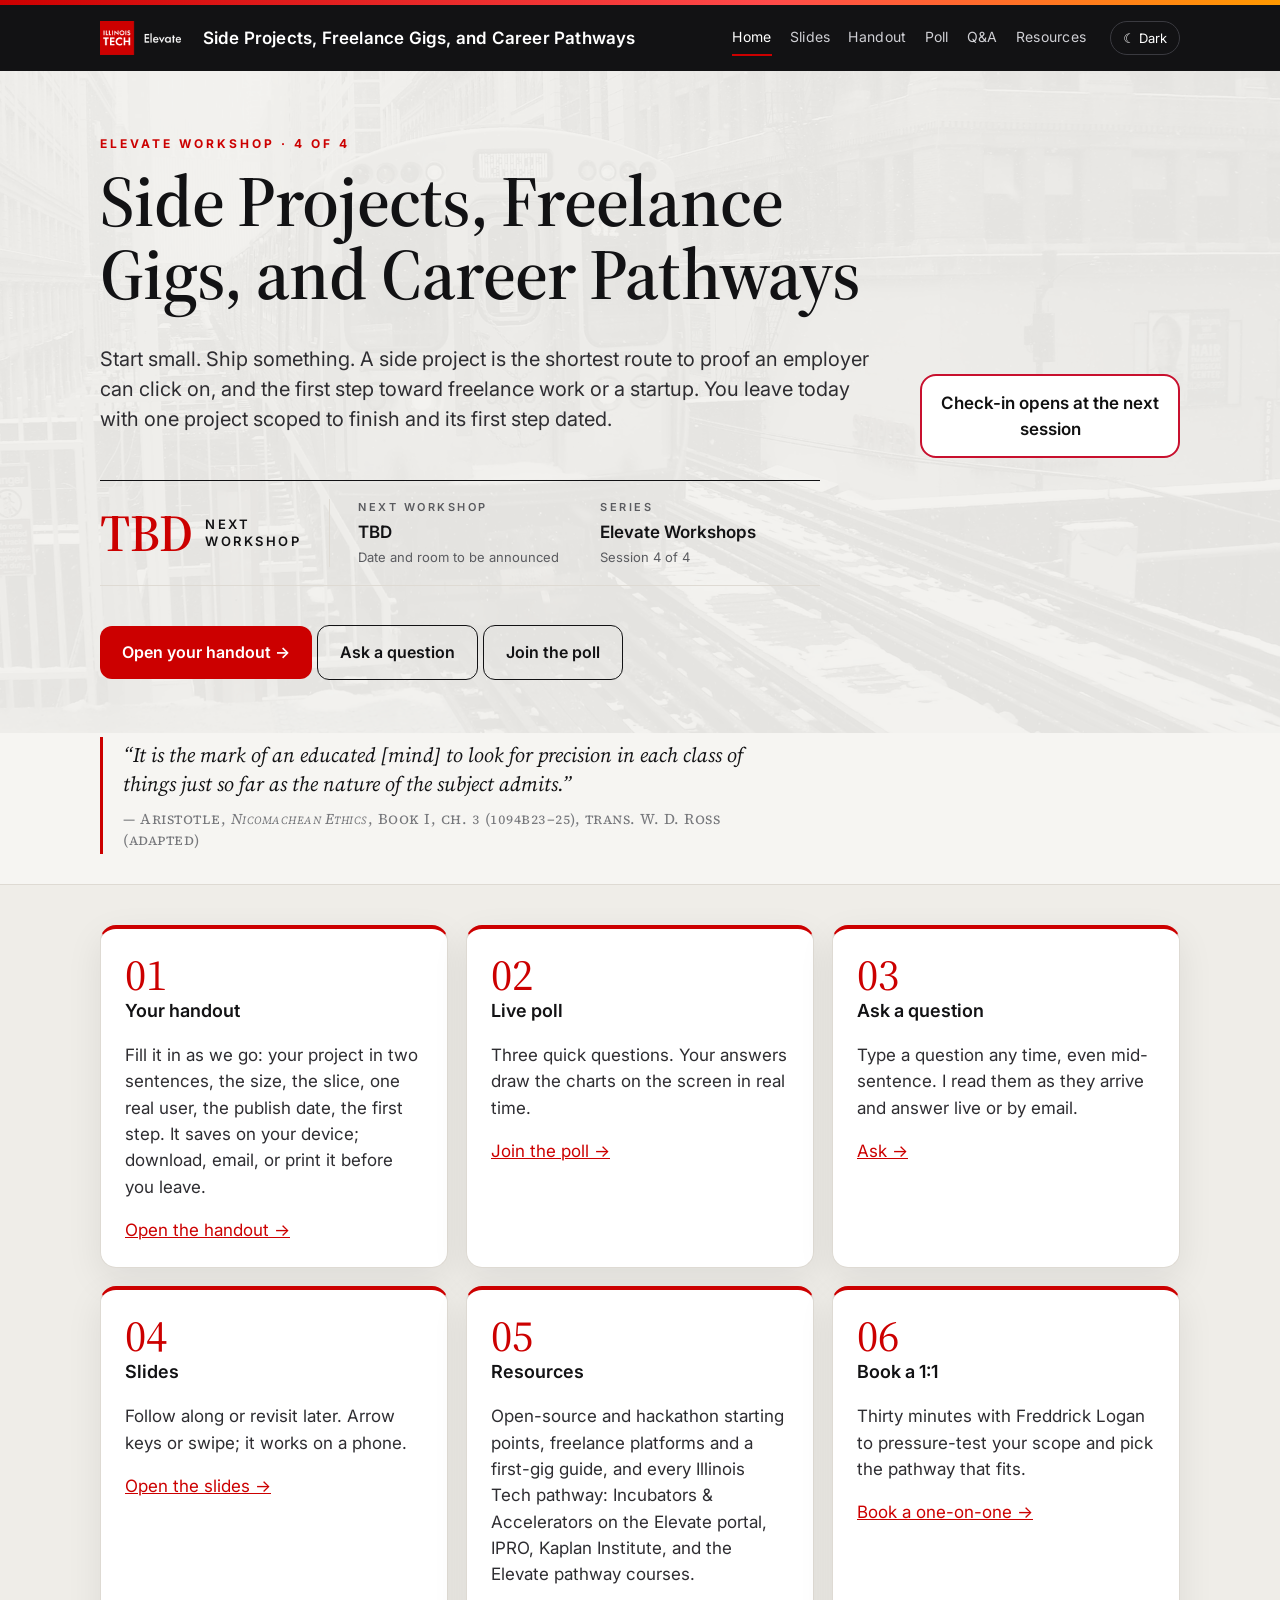
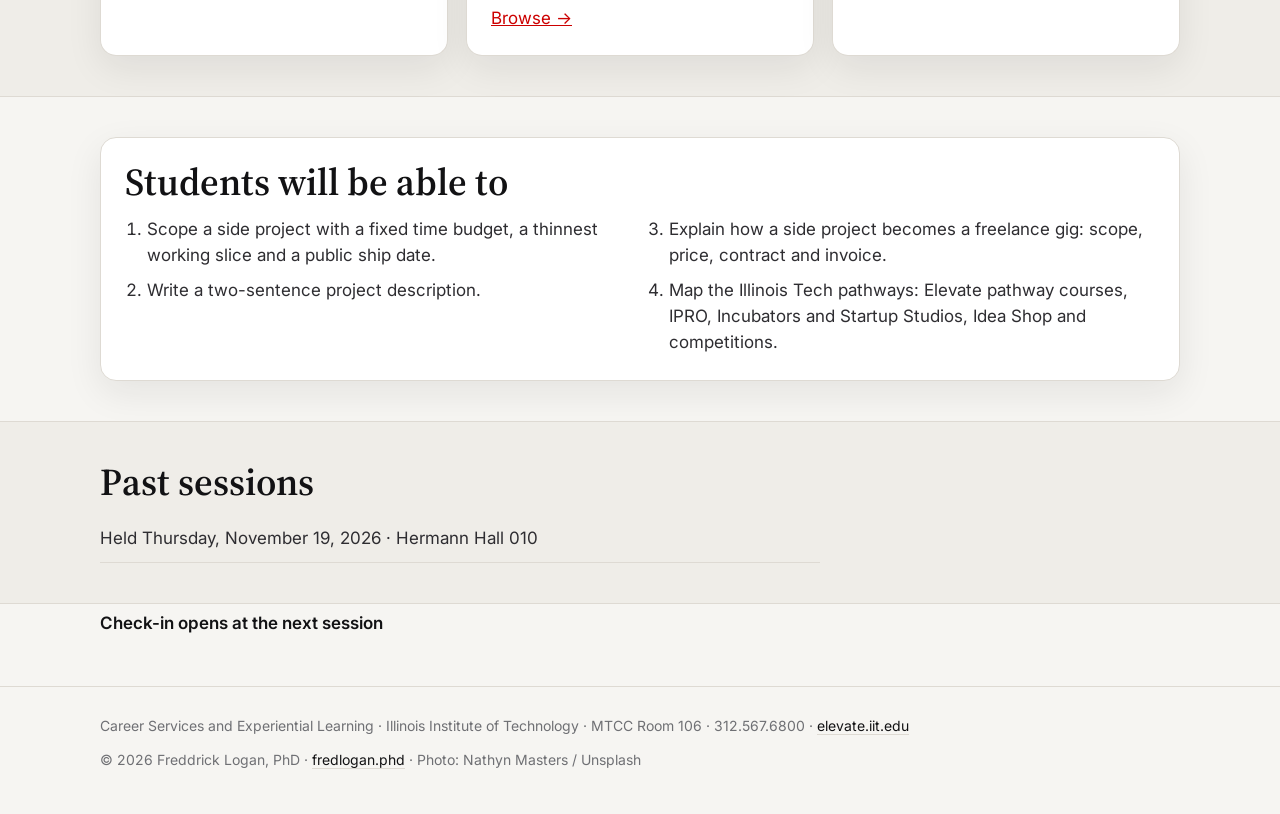
<file: index.html>
<!doctype html>
<html lang="en">
<head>
<meta charset="utf-8">
<meta name="viewport" content="width=device-width,initial-scale=1">
<title>Elevate Workshop · Side Projects, Freelance Gigs, and Career Pathways</title>
<meta name="description" content="Elevate Side Projects, Freelance Gigs, and Illinois Tech Career Pathways Workshop: interactive slides, student handout, live poll, Q&amp;A, and resources. Illinois Tech Career Services and Experiential Learning.">
<link rel="preconnect" href="https://fonts.googleapis.com">
<link href="https://fonts.googleapis.com/css2?family=Inter:wght@400;500;600;700&family=Source+Serif+4:opsz,wght@8..60,400;8..60,600;8..60,700&display=swap" rel="stylesheet">
<link rel="stylesheet" href="assets/site.css">
</head>
<body>
<div class="redbar"></div>
<header class="topbar"><div class="wrap">
  <a class="brand" href="index.html"><img src="assets/elevate-logo-dark.png" alt="Illinois Tech Elevate"> Side Projects, Freelance Gigs, and Career Pathways</a>
  <nav><a class="active" href="index.html">Home</a><a href="slides.html">Slides</a><a href="handout.html">Handout</a><a href="poll.html">Poll</a><a href="qa.html">Q&amp;A</a><a href="resources.html">Resources</a></nav>
</div></header>

<section class="hero"><div class="hero-bg" aria-hidden="true"></div><div class="wrap">
  <div class="eyebrow reveal">Elevate Workshop · 4 of 4</div>
  <h1 class="reveal">Side Projects, Freelance Gigs, and Career Pathways</h1>
  <aside class="hero-checkin reveal" data-checkin="hero">
    <div class="qrcard"><img src="assets/checkin-qr.png" alt="312 check-in QR code"><span class="lbl">Check in on 312</span><span class="sub">Scan with the Illinois Tech 312 app, or open <a id="checkinA" href="#"><span id="checkinShort"></span></a></span><span class="sub">Check-in records your Elevate workshop credit</span></div>
  </aside>
  <p class="lead reveal">Start small. Ship something. A side project is the shortest route to proof an employer can click on, and the first step toward freelance work or a startup. You leave today with one project scoped to finish and its first step dated.</p>
  <div class="event reveal">
    <div class="event-date"><span class="d" data-session="day"></span><span class="m"><span data-session="month"></span><br><span data-session="year"></span></span></div>
    <div class="event-rows">
      <div><span class="k" data-session="weekday"></span><b data-session="time"></b><small data-session="doors"></small></div>
      <div data-when="upcoming"><span class="k">Where</span><b data-session="where"></b><small>Illinois Tech, Mies Campus</small></div>
      <div><span class="k">Series</span><b>Elevate Workshops</b><small>Session 4 of 4</small></div>
    </div>
  </div>
  <p>
    <a class="btn" href="handout.html">Open your handout →</a>
    <a class="btn ghost" href="qa.html">Ask a question</a>
    <a class="btn ghost" href="poll.html">Join the poll</a>
  </p>
</div></section>

<section class="epigraph"><div class="wrap">
  <figure>
    <blockquote>“It is the mark of an educated [mind] to look for precision in each class of things just so far as the nature of the subject admits.”</blockquote>
    <figcaption>— Aristotle, <cite>Nicomachean Ethics</cite>, Book I, ch. 3 (1094b23–25), trans. W. D. Ross (adapted)</figcaption>
  </figure>
</div></section>

<section class="section alt"><div class="wrap grid c3">
  <div class="card accent"><div class="num">01</div><h3>Your handout</h3><p>Fill it in as we go: your project in two sentences, the size, the slice, one real user, the publish date, the first step. It saves on your device; download, email, or print it before you leave.</p><a href="handout.html">Open the handout →</a></div><div class="card accent"><div class="num">02</div><h3>Live poll</h3><p>Three quick questions. Your answers draw the charts on the screen in real time.</p><a href="poll.html">Join the poll →</a></div><div class="card accent"><div class="num">03</div><h3>Ask a question</h3><p>Type a question any time, even mid-sentence. I read them as they arrive and answer live or by email.</p><a href="qa.html">Ask →</a></div><div class="card accent"><div class="num">04</div><h3>Slides</h3><p>Follow along or revisit later. Arrow keys or swipe; it works on a phone.</p><a href="slides.html">Open the slides →</a></div><div class="card accent"><div class="num">05</div><h3>Resources</h3><p>Open-source and hackathon starting points, freelance platforms and a first-gig guide, and every Illinois Tech pathway: Incubators &amp; Accelerators on the Elevate portal, IPRO, Kaplan Institute, and the Elevate pathway courses.</p><a href="resources.html">Browse →</a></div><div class="card accent"><div class="num">06</div><h3>Book a 1:1</h3><p>Thirty minutes with Freddrick Logan to pressure-test your scope and pick the pathway that fits.</p><a id="bookCard" href="#">Book a one-on-one →</a></div>
</div></section>

<section class="section"><div class="wrap">
  <div class="card goals">
    <h2>Students will be able to</h2>
    <ol><li>Scope a side project with a fixed time budget, a thinnest working slice and a public ship date.</li><li>Write a two-sentence project description.</li><li>Explain how a side project becomes a freelance gig: scope, price, contract and invoice.</li><li>Map the Illinois Tech pathways: Elevate pathway courses, IPRO, Incubators and Startup Studios, Idea Shop and competitions.</li></ol>
  </div>
</div></section>
<section class="section alt" data-past hidden><div class="wrap">
  <h2>Past sessions</h2>
  <ul class="past-list" data-past-list></ul>
</div></section>

<section class="checkin-foot"><div class="wrap"><div class="foot-checkin" data-checkin="foot"><div class="qrcard" style="--qr:140px"><img src="assets/checkin-qr.png" alt="312 check-in QR code"><span class="lbl">Check in on 312</span></div><p>Scan to check in for Elevate credit.</p></div></div></section>

<footer class="footer"><div class="wrap">
  <div>Career Services and Experiential Learning · Illinois Institute of Technology · MTCC Room 106 · 312.567.6800 · <a href="https://elevate.iit.edu">elevate.iit.edu</a></div>
  <div>© <span data-year></span> Freddrick Logan, PhD · <a href="https://fredlogan.phd">fredlogan.phd</a> · <span class="photo">Photo: Nathyn Masters / Unsplash</span></div>
</div></footer>
<script src="assets/config.js"></script>
<script src="assets/site.js"></script>
<script>document.addEventListener('DOMContentLoaded',()=>{const C=window.PW_CONFIG||{};const b=document.getElementById('bookCard');if(b)b.href=C.bookingUrl||'#';const a=document.getElementById('checkinA');if(a)a.href=C.checkinUrl||'#';const s=document.getElementById('checkinShort');if(s)s.textContent=(C.checkinUrl||'').replace('https://','');});</script>
</body>
</html>
</file>
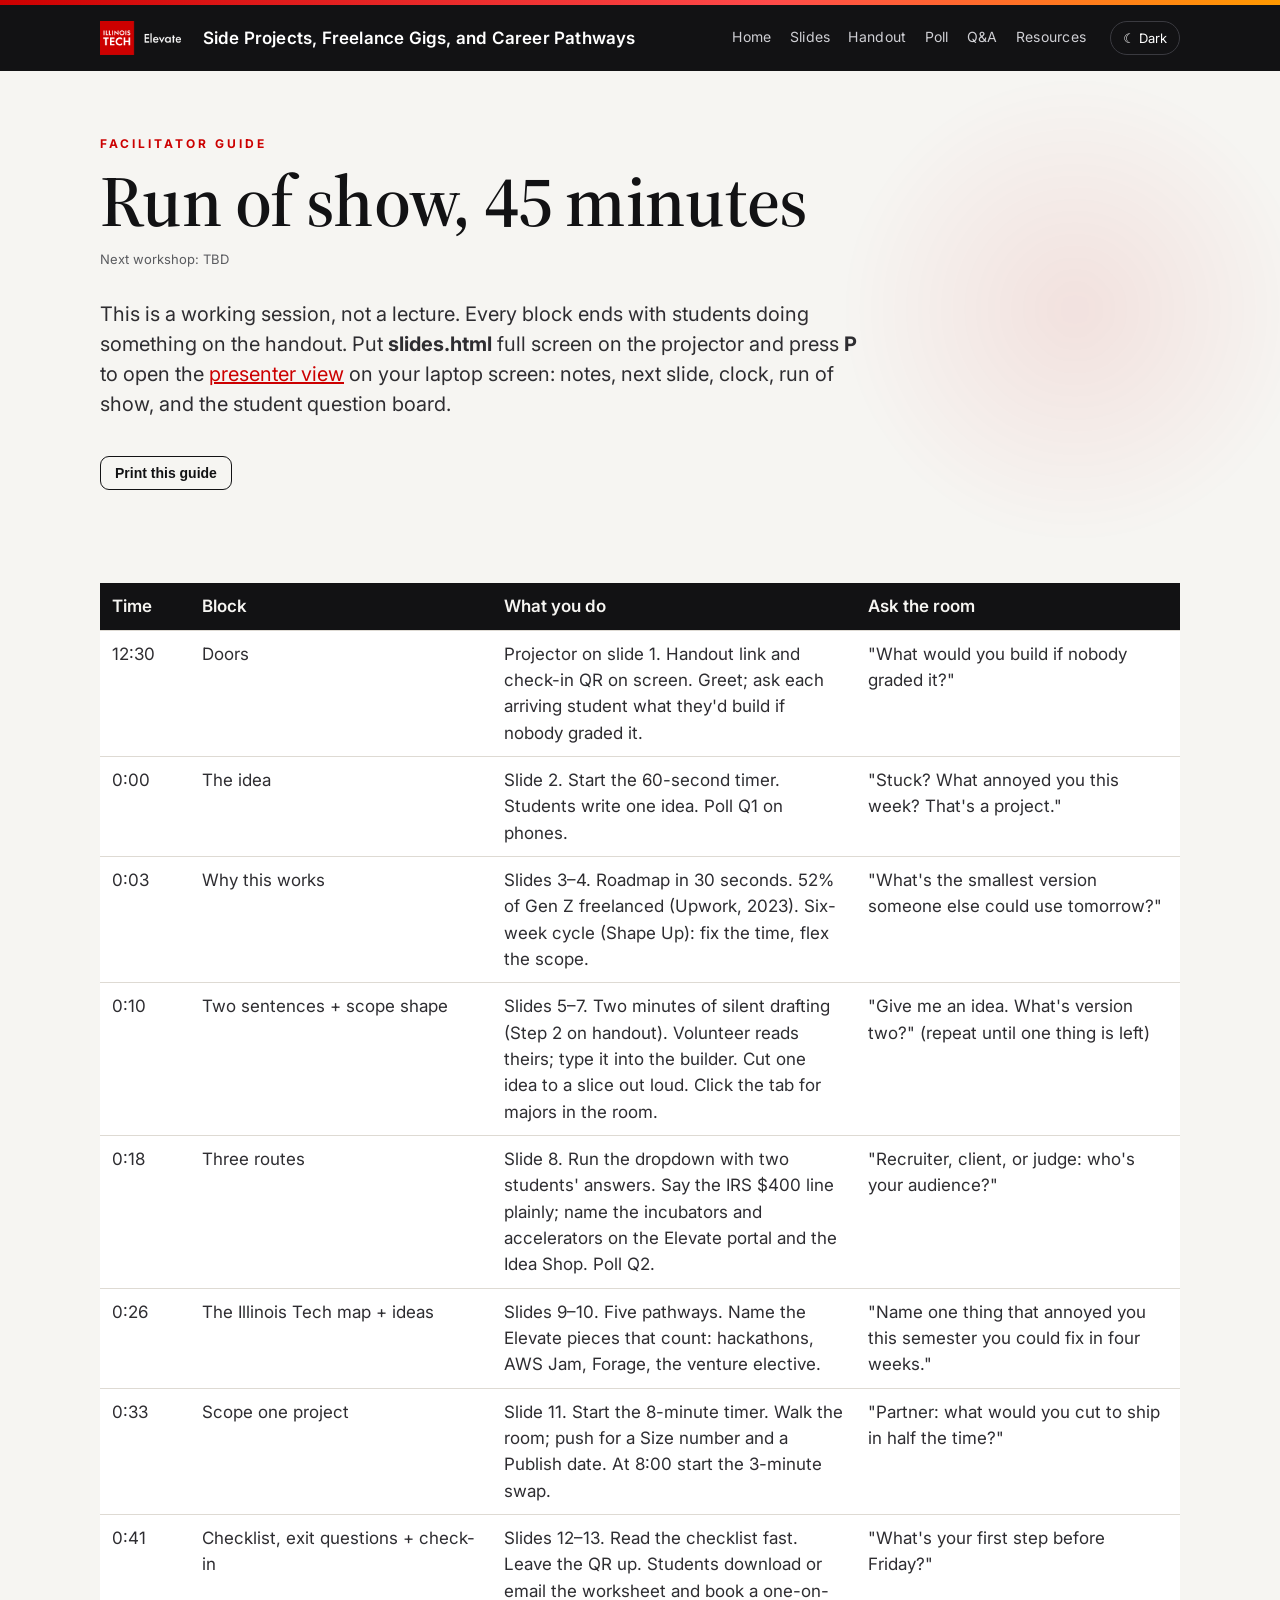
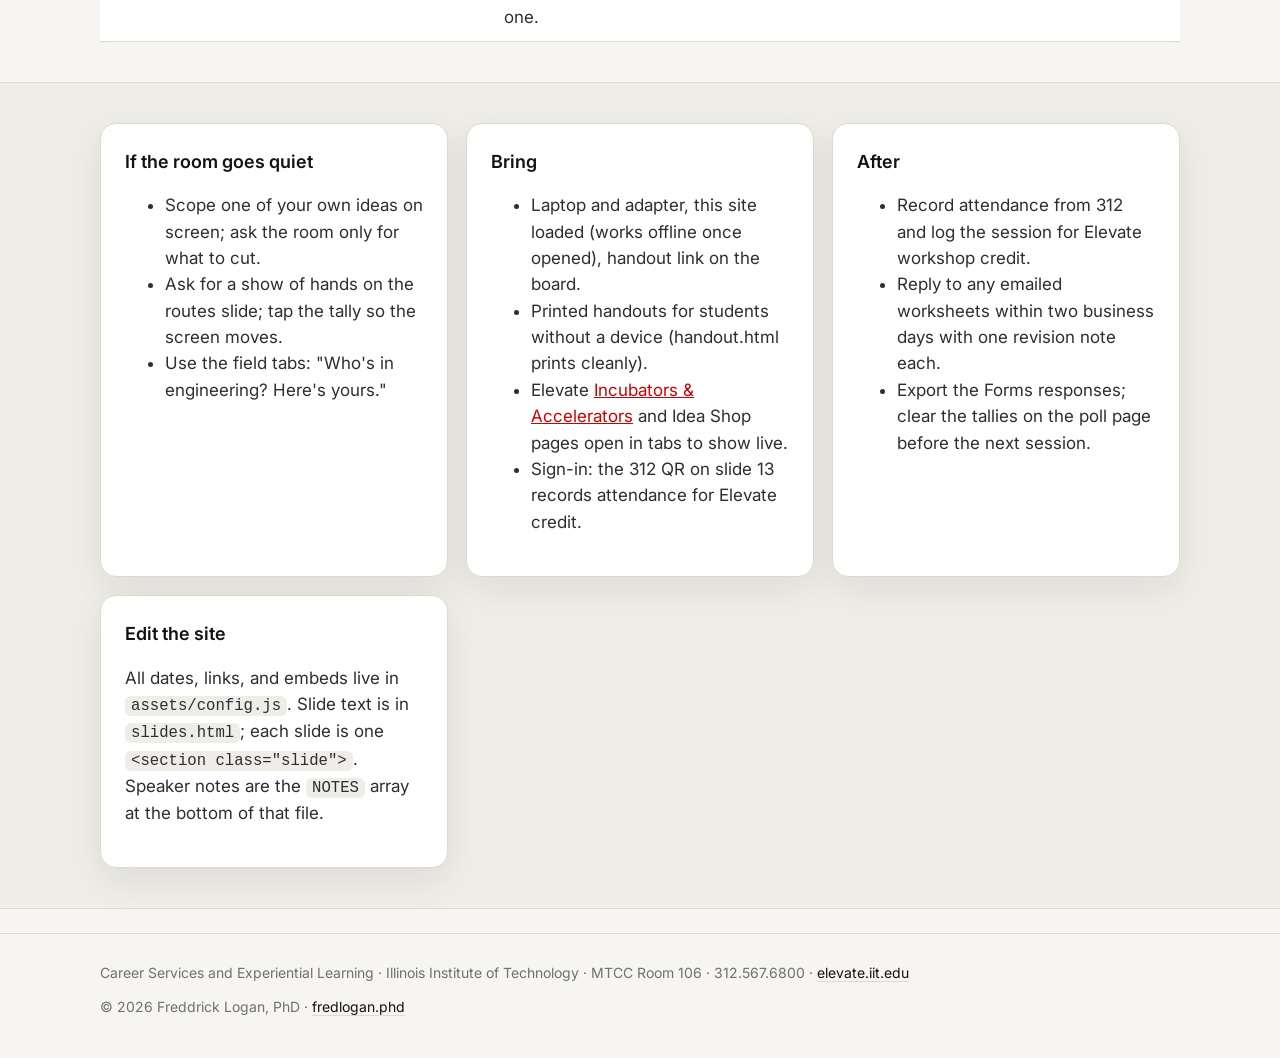
<file: facilitator.html>
<!doctype html>
<html lang="en">
<head>
<meta charset="utf-8">
<meta name="viewport" content="width=device-width,initial-scale=1">
<title>Facilitator Guide · Side Projects, Freelance Gigs, and Career Pathways</title>
<link rel="preconnect" href="https://fonts.googleapis.com">
<link href="https://fonts.googleapis.com/css2?family=Inter:wght@400;500;600;700&family=Source+Serif+4:opsz,wght@8..60,400;8..60,600;8..60,700&display=swap" rel="stylesheet">
<link rel="stylesheet" href="assets/site.css">
</head>
<body>
<div class="redbar"></div>
<header class="topbar"><div class="wrap">
  <a class="brand" href="index.html"><img src="assets/elevate-logo-dark.png" alt="Illinois Tech Elevate"> Side Projects, Freelance Gigs, and Career Pathways</a>
  <nav><a href="index.html">Home</a><a href="slides.html">Slides</a><a href="handout.html">Handout</a><a href="poll.html">Poll</a><a href="qa.html">Q&amp;A</a><a href="resources.html">Resources</a></nav>
</div></header>

<section class="hero"><div class="wrap">
  <div class="eyebrow">Facilitator guide</div>
  <h1>Run of show, 45 minutes</h1>
  <p class="hint" style="margin:-2px 0 10px" data-session="long"></p>
  <p class="lead">This is a working session, not a lecture. Every block ends with students doing something on the handout. Put <b>slides.html</b> full screen on the projector and press <b>P</b> to open the <a href="presenter.html">presenter view</a> on your laptop screen: notes, next slide, clock, run of show, and the student question board.</p>
  <p class="noprint"><button class="btn ghost small" onclick="window.print()">Print this guide</button></p>
</div></section>

<section class="section"><div class="wrap">
<table>
<tr><th style="width:90px">Time</th><th style="width:28%">Block</th><th>What you do</th><th style="width:30%">Ask the room</th></tr>
<tr><td>12:30</td><td>Doors</td><td>Projector on slide 1. Handout link and check-in QR on screen. Greet; ask each arriving student what they'd build if nobody graded it.</td><td>"What would you build if nobody graded it?"</td></tr><tr><td>0:00</td><td>The idea</td><td>Slide 2. Start the 60-second timer. Students write one idea. Poll Q1 on phones.</td><td>"Stuck? What annoyed you this week? That's a project."</td></tr><tr><td>0:03</td><td>Why this works</td><td>Slides 3–4. Roadmap in 30 seconds. 52% of Gen Z freelanced (Upwork, 2023). Six-week cycle (Shape Up): fix the time, flex the scope.</td><td>"What's the smallest version someone else could use tomorrow?"</td></tr><tr><td>0:10</td><td>Two sentences + scope shape</td><td>Slides 5–7. Two minutes of silent drafting (Step 2 on handout). Volunteer reads theirs; type it into the builder. Cut one idea to a slice out loud. Click the tab for majors in the room.</td><td>"Give me an idea. What's version two?" (repeat until one thing is left)</td></tr><tr><td>0:18</td><td>Three routes</td><td>Slide 8. Run the dropdown with two students' answers. Say the IRS $400 line plainly; name the incubators and accelerators on the Elevate portal and the Idea Shop. Poll Q2.</td><td>"Recruiter, client, or judge: who's your audience?"</td></tr><tr><td>0:26</td><td>The Illinois Tech map + ideas</td><td>Slides 9–10. Five pathways. Name the Elevate pieces that count: hackathons, AWS Jam, Forage, the venture elective.</td><td>"Name one thing that annoyed you this semester you could fix in four weeks."</td></tr><tr><td>0:33</td><td>Scope one project</td><td>Slide 11. Start the 8-minute timer. Walk the room; push for a Size number and a Publish date. At 8:00 start the 3-minute swap.</td><td>"Partner: what would you cut to ship in half the time?"</td></tr><tr><td>0:41</td><td>Checklist, exit questions + check-in</td><td>Slides 12–13. Read the checklist fast. Leave the QR up. Students download or email the worksheet and book a one-on-one.</td><td>"What's your first step before Friday?"</td></tr>
</table>
</div></section>

<section class="section alt"><div class="wrap grid c2">
  <div class="card"><h3>If the room goes quiet</h3><ul><li>Scope one of your own ideas on screen; ask the room only for what to cut.</li><li>Ask for a show of hands on the routes slide; tap the tally so the screen moves.</li><li>Use the field tabs: "Who's in engineering? Here's yours."</li></ul></div>
  <div class="card"><h3>Bring</h3><ul><li>Laptop and adapter, this site loaded (works offline once opened), handout link on the board.</li><li>Printed handouts for students without a device (handout.html prints cleanly).</li><li>Elevate <a href="https://elevate.iit.edu/experiences/category/incubators-accelerators-startup-studios/">Incubators &amp; Accelerators</a> and Idea Shop pages open in tabs to show live.</li><li>Sign-in: the 312 QR on slide 13 records attendance for Elevate credit.</li></ul></div>
  <div class="card"><h3>After</h3>
    <ul>
      <li>Record attendance from 312 and log the session for Elevate workshop credit.</li>
      <li>Reply to any emailed worksheets within two business days with one revision note each.</li>
      <li>Export the Forms responses; clear the tallies on the poll page before the next session.</li>
    </ul>
  </div>
  <div class="card"><h3>Edit the site</h3>
    <p>All dates, links, and embeds live in <code>assets/config.js</code>. Slide text is in <code>slides.html</code>; each slide is one <code>&lt;section class="slide"&gt;</code>. Speaker notes are the <code>NOTES</code> array at the bottom of that file.</p>
  </div>
</div></section>
<footer class="footer"><div class="wrap">
  <div>Career Services and Experiential Learning · Illinois Institute of Technology · MTCC Room 106 · 312.567.6800 · <a href="https://elevate.iit.edu">elevate.iit.edu</a></div>
  <div>© <span data-year></span> Freddrick Logan, PhD · <a href="https://fredlogan.phd">fredlogan.phd</a></div>
</div></footer>
<script src="assets/config.js"></script>
<script src="assets/site.js"></script>
</body>
</html>
</file>
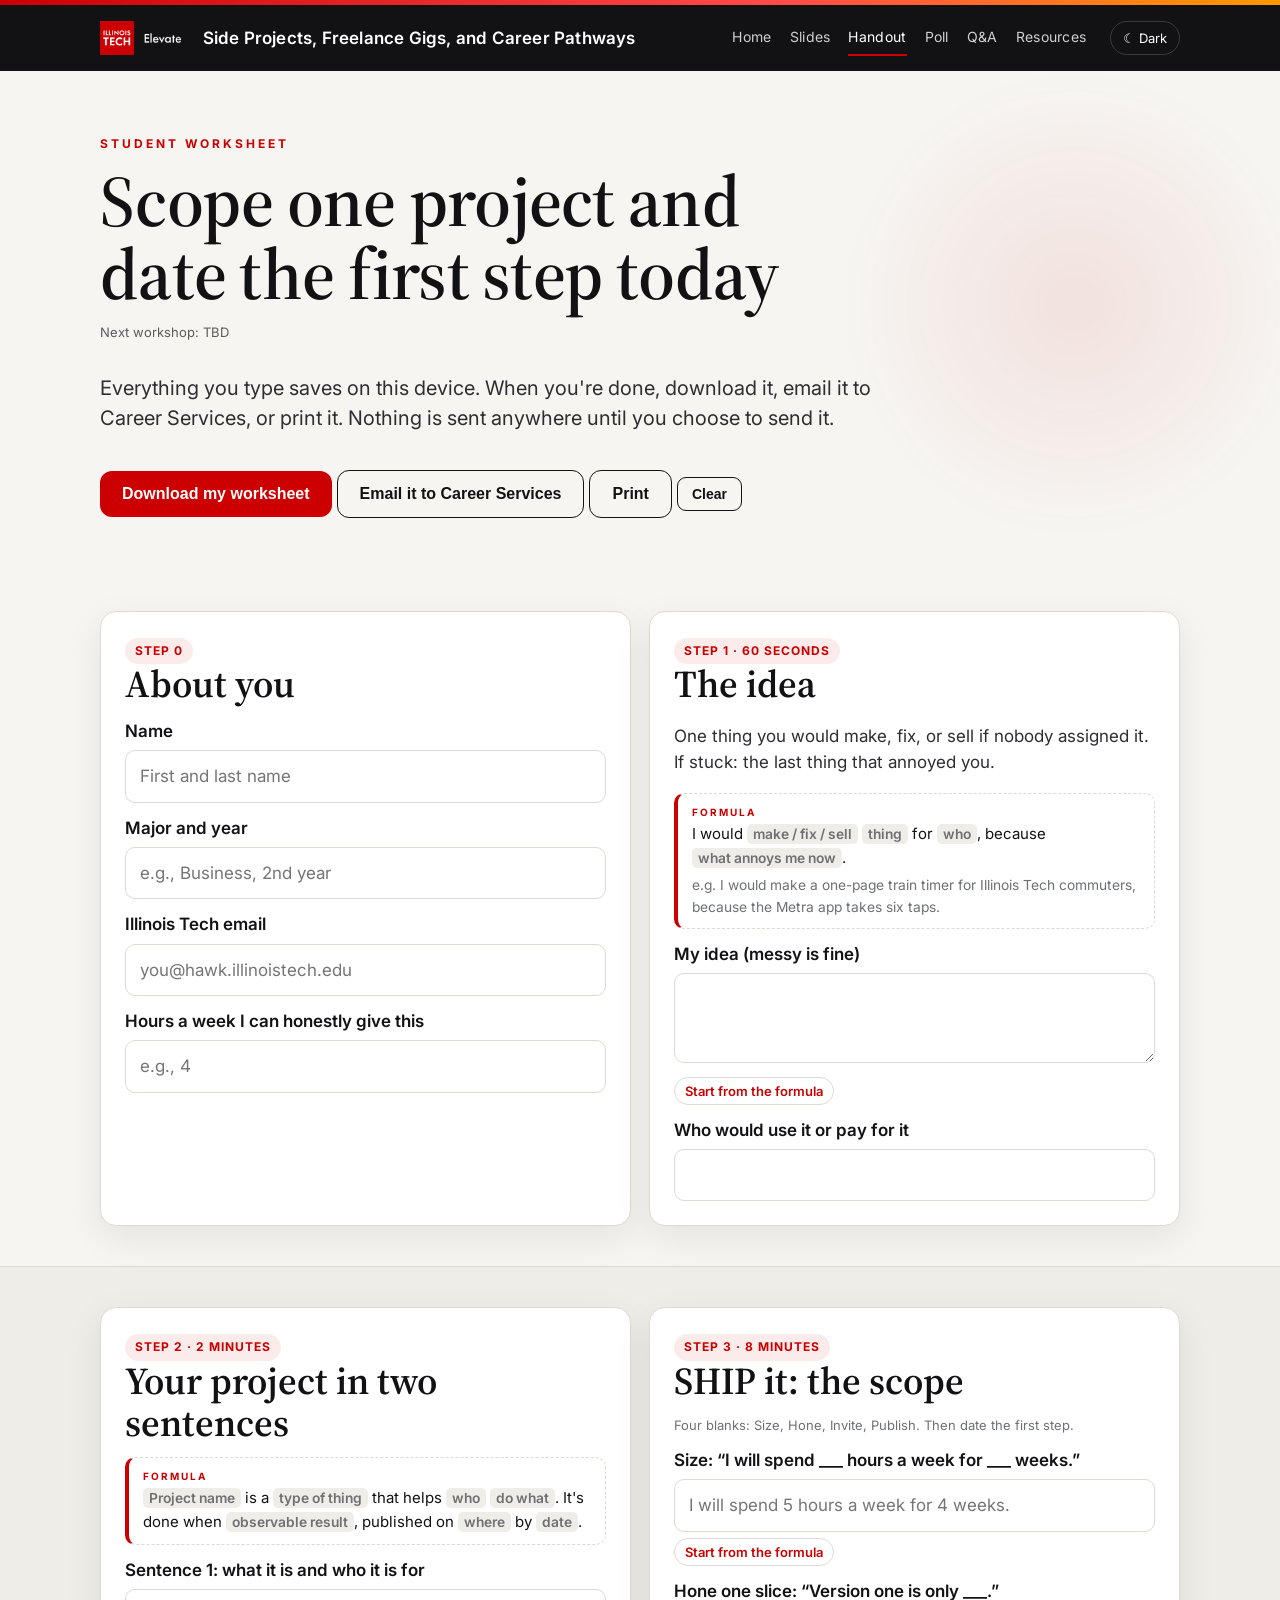
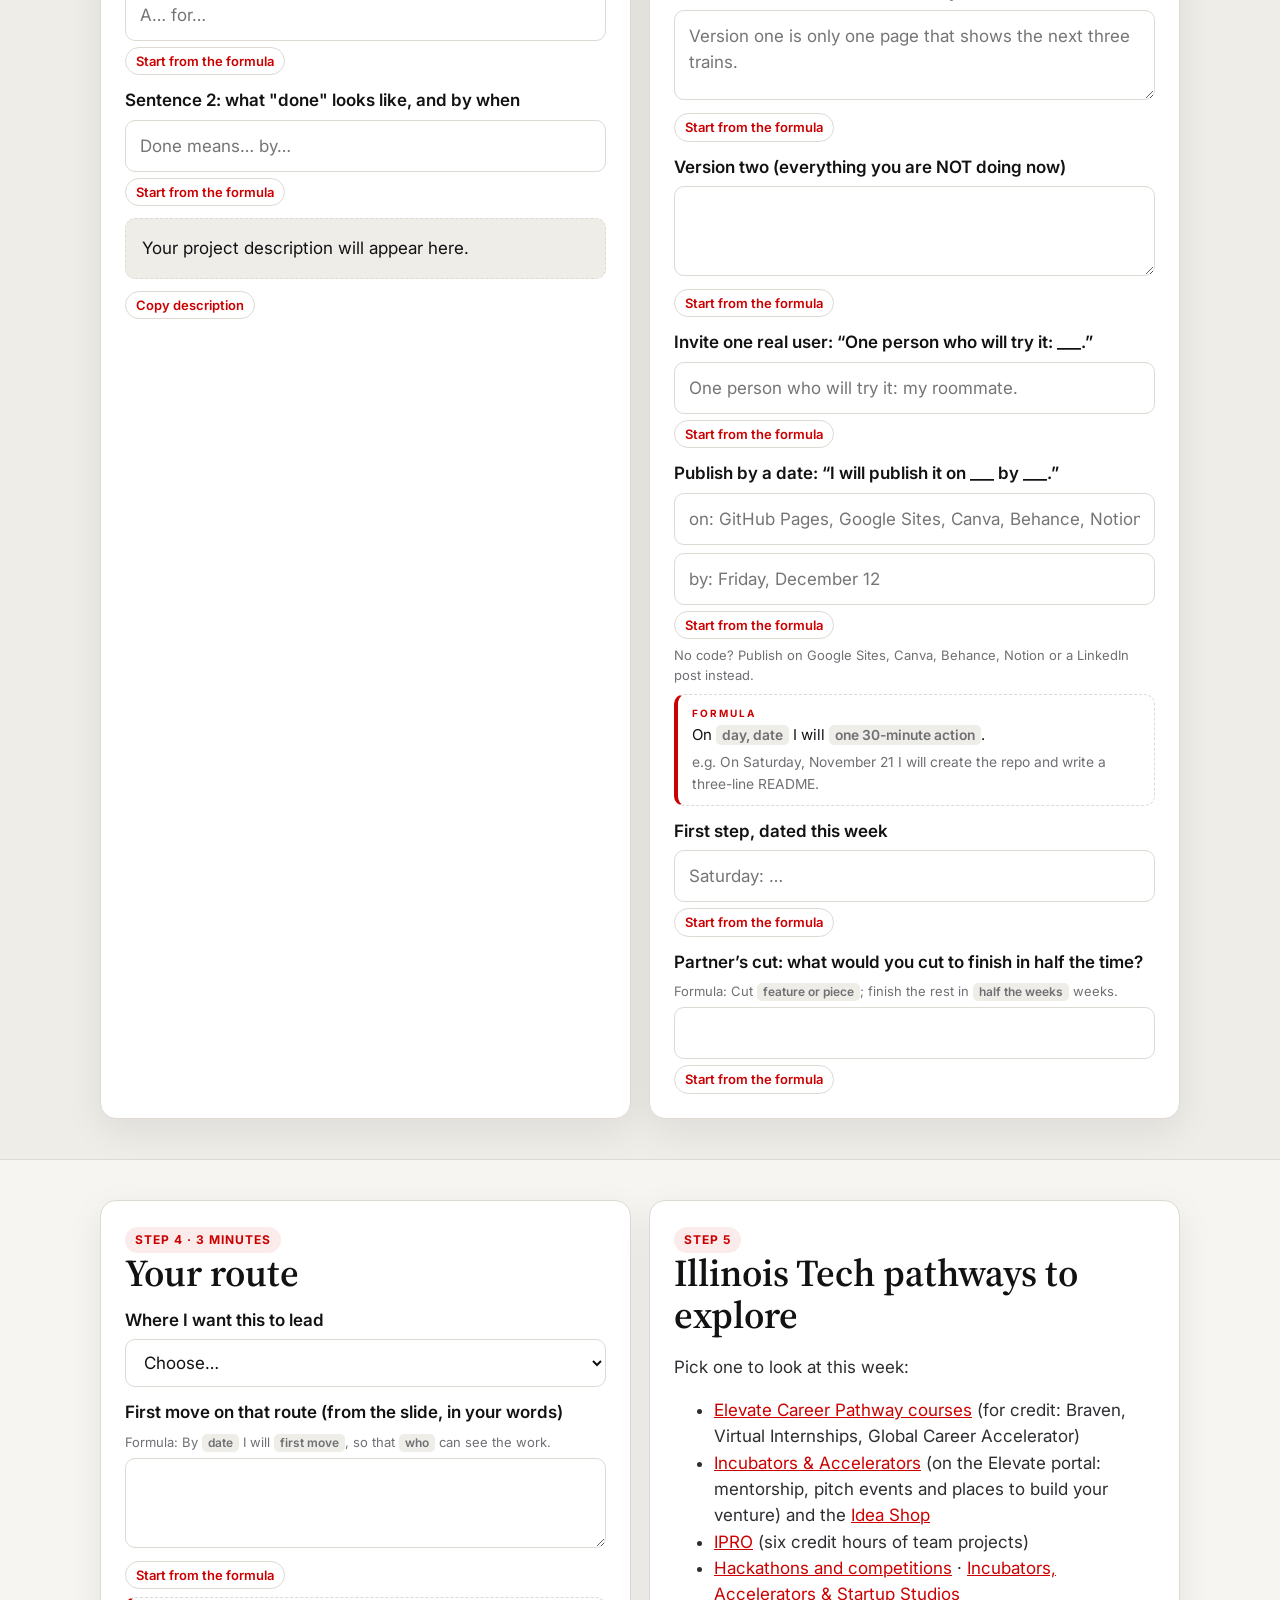
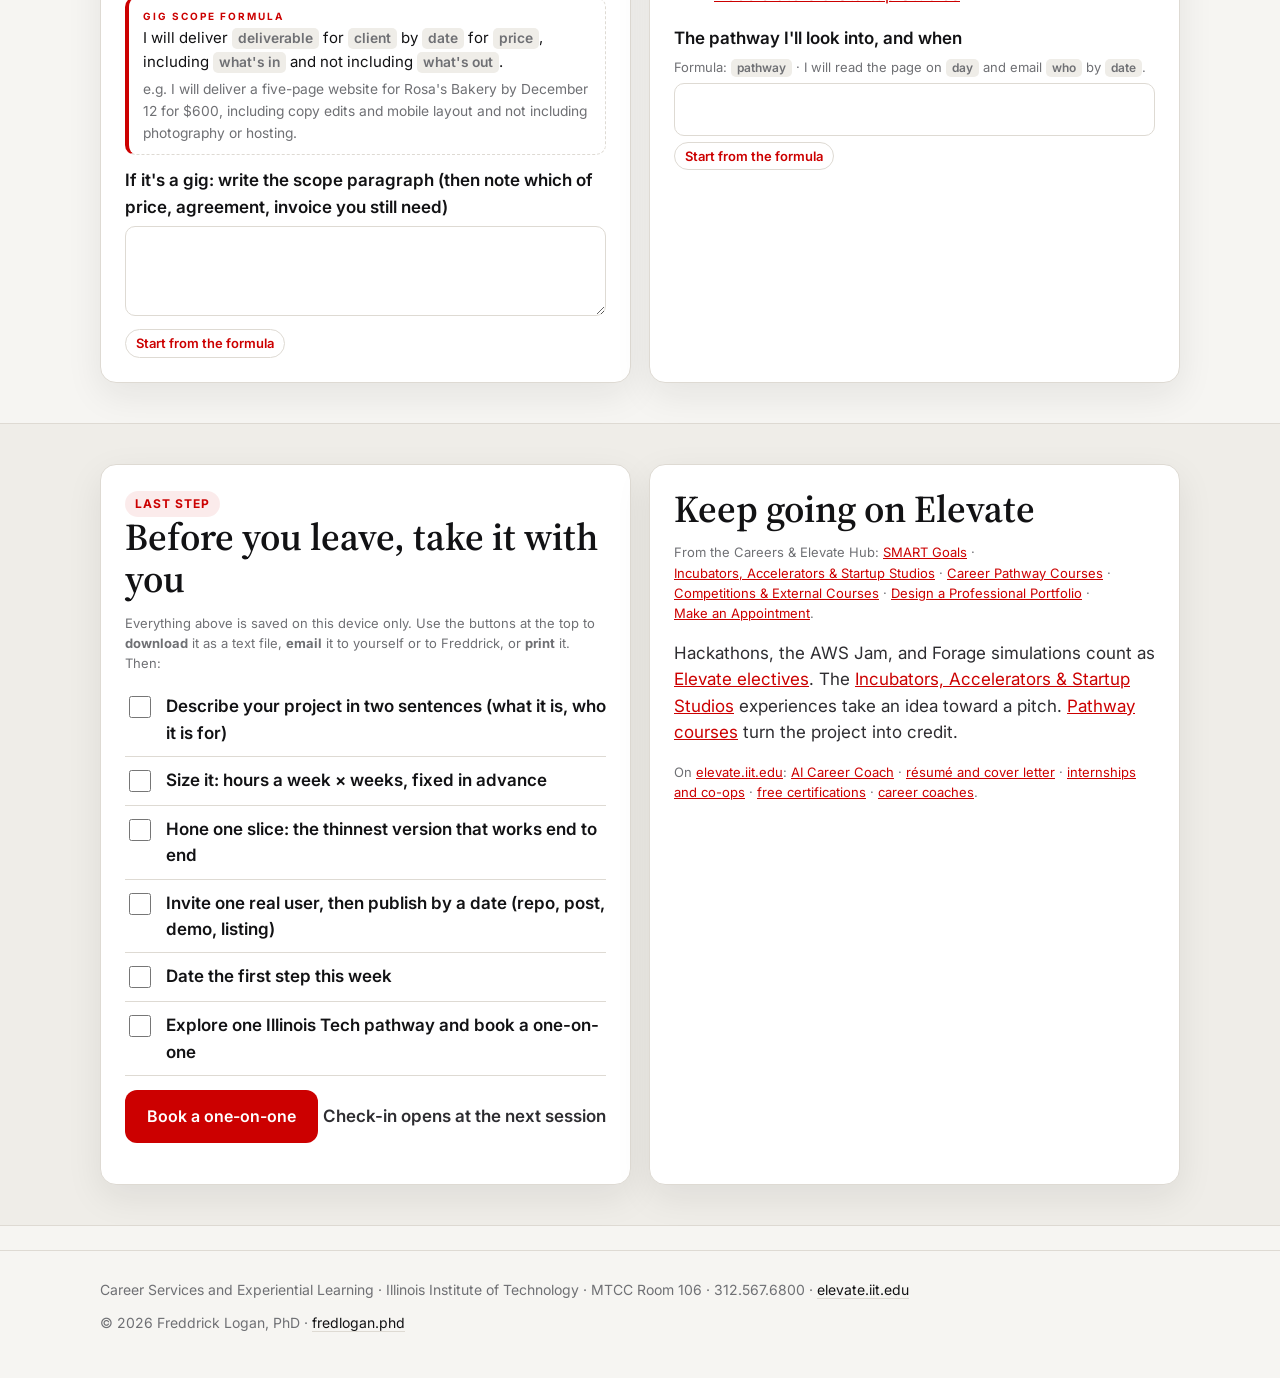
<file: handout.html>
<!doctype html>
<html lang="en">
<head>
<meta charset="utf-8">
<meta name="viewport" content="width=device-width,initial-scale=1">
<title>Student Handout · Side Projects, Freelance Gigs, and Career Pathways</title>
<link rel="preconnect" href="https://fonts.googleapis.com">
<link href="https://fonts.googleapis.com/css2?family=Inter:wght@400;500;600;700&family=Source+Serif+4:opsz,wght@8..60,400;8..60,600;8..60,700&display=swap" rel="stylesheet">
<link rel="stylesheet" href="assets/site.css">
</head>
<body>
<div class="redbar"></div>
<header class="topbar"><div class="wrap">
  <a class="brand" href="index.html"><img src="assets/elevate-logo-dark.png" alt="Illinois Tech Elevate"> Side Projects, Freelance Gigs, and Career Pathways</a>
  <nav><a href="index.html">Home</a><a href="slides.html">Slides</a><a class="active" href="handout.html">Handout</a><a href="poll.html">Poll</a><a href="qa.html">Q&amp;A</a><a href="resources.html">Resources</a></nav>
</div></header>

<section class="hero"><div class="wrap">
  <div class="eyebrow">Student worksheet</div>
  <h1>Scope one project and date the first step today</h1>
  <p class="hint" style="margin:-2px 0 10px" data-session="long"></p>
  <p class="lead">Everything you type saves on this device. When you're done, download it, email it to Career Services, or print it. Nothing is sent anywhere until you choose to send it.</p>
  <p class="noprint"><button class="btn" onclick="exportText()">Download my worksheet</button> <button class="btn ghost" onclick="emailIt()">Email it to Career Services</button> <button class="btn ghost" onclick="window.print()">Print</button> <button class="btn ghost small" onclick="clearAll()">Clear</button></p>
</div></section>

<div id="embedForm" class="wrap" style="display:none"></div>

<section class="section"><div class="wrap grid c2"><div class="card"><span class="pill">Step 0</span><h2>About you</h2><label>Name</label><input type="text" data-store="h_name" placeholder="First and last name"><label>Major and year</label><input type="text" data-store="h_major" placeholder="e.g., Business, 2nd year"><label>Illinois Tech email</label><input type="text" data-store="h_email" placeholder="you@hawk.illinoistech.edu"><label>Hours a week I can honestly give this</label><input type="text" data-store="h_hours" placeholder="e.g., 4"></div><div class="card"><span class="pill">Step 1 · 60 seconds</span><h2>The idea</h2><p>One thing you would make, fix, or sell if nobody assigned it. If stuck: the last thing that annoyed you.</p><div class="formula"><span class="fx">Formula</span>I would <span class="b">make / fix / sell</span> <span class="b">thing</span> for <span class="b">who</span>, because <span class="b">what annoys me now</span>.<span class="eg">e.g. I would make a one-page train timer for Illinois Tech commuters, because the Metra app takes six taps.</span></div><label>My idea (messy is fine)</label><textarea data-store="h_idea" placeholder=""></textarea><button type="button" class="fill noprint" data-target="h_idea" data-text="I would [make / fix / sell] [thing] for [who], because [what annoys me now].">Start from the formula</button><label>Who would use it or pay for it</label><input type="text" data-store="h_who" placeholder=""></div></div></section><section class="section alt"><div class="wrap grid c2"><div class="card"><span class="pill">Step 2 · 2 minutes</span><h2>Your project in two sentences</h2><div class="formula"><span class="fx">Formula</span><span class="b">Project name</span> is a <span class="b">type of thing</span> that helps <span class="b">who</span> <span class="b">do what</span>. It's done when <span class="b">observable result</span>, published on <span class="b">where</span> by <span class="b">date</span>.</div><label>Sentence 1: what it is and who it is for</label><input type="text" data-store="pj1" placeholder="A… for…"><button type="button" class="fill noprint" data-target="pj1" data-text="[Project name] is a [type of thing] that helps [who] [do what].">Start from the formula</button><label>Sentence 2: what "done" looks like, and by when</label><input type="text" data-store="pj2" placeholder="Done means… by…"><button type="button" class="fill noprint" data-target="pj2" data-text="It&#x27;s done when [observable result], published on [where] by [date].">Start from the formula</button><div class="preview" id="aboutPreview" style="margin-top:12px;margin-bottom:6px">Your project description will appear here.</div><button type="button" class="fill noprint" onclick="PW.copy(document.getElementById('aboutPreview').textContent)">Copy description</button></div><div class="card"><span class="pill">Step 3 · 8 minutes</span><h2>SHIP it: the scope</h2><p class="hint" style="margin:0 0 8px">Four blanks: Size, Hone, Invite, Publish. Then date the first step.</p><label>Size: “I will spend ___ hours a week for ___ weeks.”</label><input type="text" data-store="s_appetite" placeholder="I will spend 5 hours a week for 4 weeks."><button type="button" class="fill noprint" data-target="s_appetite" data-text="I will spend [hours] hours a week for [weeks] weeks.">Start from the formula</button><label>Hone one slice: “Version one is only ___.”</label><textarea data-store="s_slice" placeholder="Version one is only one page that shows the next three trains."></textarea><button type="button" class="fill noprint" data-target="s_slice" data-text="Version one is only [the thinnest version that works end to end].">Start from the formula</button><label>Version two (everything you are NOT doing now)</label><textarea data-store="s_v2" placeholder=""></textarea><button type="button" class="fill noprint" data-target="s_v2" data-text="Not now: [feature], [feature], [feature].">Start from the formula</button><label>Invite one real user: “One person who will try it: ___.”</label><input type="text" data-store="s_user" placeholder="One person who will try it: my roommate."><button type="button" class="fill noprint" data-target="s_user" data-text="One person who will try it: [name].">Start from the formula</button><label>Publish by a date: “I will publish it on ___ by ___.”</label><input type="text" data-store="s_where" placeholder="on: GitHub Pages, Google Sites, Canva, Behance, Notion, a LinkedIn post…"><input type="text" data-store="s_ship" placeholder="by: Friday, December 12" style="margin-top:8px"><button type="button" class="fill noprint" data-target="s_where" data-text="I will publish it on [GitHub Pages / Google Sites / Canva / Behance / Notion / a LinkedIn post]">Start from the formula</button><p class="hint" style="margin:6px 0 0">No code? Publish on Google Sites, Canva, Behance, Notion or a LinkedIn post instead.</p><div class="formula"><span class="fx">Formula</span>On <span class="b">day, date</span> I will <span class="b">one 30-minute action</span>.<span class="eg">e.g. On Saturday, November 21 I will create the repo and write a three-line README.</span></div><label>First step, dated this week</label><input type="text" data-store="s_first" placeholder="Saturday: …"><button type="button" class="fill noprint" data-target="s_first" data-text="On [day, date] I will [one 30-minute action].">Start from the formula</button><label>Partner’s cut: what would you cut to finish in half the time?</label><p class="hint" style="margin:0 0 6px">Formula: Cut <span class="b">feature or piece</span>; finish the rest in <span class="b">half the weeks</span> weeks.</p><input type="text" data-store="s_cut" placeholder=""><button type="button" class="fill noprint" data-target="s_cut" data-text="Cut [feature or piece]; finish the rest in [half the weeks] weeks.">Start from the formula</button></div></div></section><section class="section"><div class="wrap grid c2"><div class="card"><span class="pill">Step 4 · 3 minutes</span><h2>Your route</h2><label>Where I want this to lead</label><select data-store="r_route"><option value="">Choose…</option><option>Proof for my portfolio</option><option>A paid freelance gig</option><option>A campus startup or research program</option><option>A for-credit pathway course</option><option>Not sure yet</option></select><label>First move on that route (from the slide, in your words)</label><p class="hint" style="margin:0 0 6px">Formula: By <span class="b">date</span> I will <span class="b">first move</span>, so that <span class="b">who</span> can see the work.</p><textarea data-store="r_move" placeholder=""></textarea><button type="button" class="fill noprint" data-target="r_move" data-text="By [date] I will [first move], so that [who] can see the work.">Start from the formula</button><div class="formula"><span class="fx">Gig scope formula</span>I will deliver <span class="b">deliverable</span> for <span class="b">client</span> by <span class="b">date</span> for <span class="b">price</span>, including <span class="b">what&#x27;s in</span> and not including <span class="b">what&#x27;s out</span>.<span class="eg">e.g. I will deliver a five-page website for Rosa's Bakery by December 12 for $600, including copy edits and mobile layout and not including photography or hosting.</span></div><label>If it's a gig: write the scope paragraph (then note which of price, agreement, invoice you still need)</label><textarea data-store="r_gig" placeholder=""></textarea><button type="button" class="fill noprint" data-target="r_gig" data-text="I will deliver [deliverable] for [client] by [date] for [price], including [what&#x27;s in] and not including [what&#x27;s out]. Still need: [price / agreement / invoice].">Start from the formula</button></div><div class="card"><span class="pill">Step 5</span><h2>Illinois Tech pathways to explore</h2><p>Pick one to look at this week:</p><ul><li><a href="https://elevate.iit.edu/channels/curriculum-based-pathways/">Elevate Career Pathway courses</a> (for credit: Braven, Virtual Internships, Global Career Accelerator)</li><li><a href="https://elevate.iit.edu/experiences/category/incubators-accelerators-startup-studios/">Incubators &amp; Accelerators</a> (on the Elevate portal: mentorship, pitch events and places to build your venture) and the <a href="https://www.iit.edu/academics/active-learning/idea-shop">Idea Shop</a></li><li><a href="https://catalog.iit.edu/undergraduate/campus-overview/campus-resources/interprofessional-projects/">IPRO</a> (six credit hours of team projects)</li><li><a href="https://elevate.iit.edu/experiences/category/competitions-outside-courses/">Hackathons and competitions</a> · <a href="https://elevate.iit.edu/experiences/category/incubators-accelerators-startup-studios/">Incubators, Accelerators &amp; Startup Studios</a></li></ul><label>The pathway I'll look into, and when</label><p class="hint" style="margin:0 0 6px">Formula: <span class="b">pathway</span> · I will read the page on <span class="b">day</span> and email <span class="b">who</span> by <span class="b">date</span>.</p><input type="text" data-store="p_path" placeholder=""><button type="button" class="fill noprint" data-target="p_path" data-text="[pathway] · I will read the page on [day] and email [who] by [date].">Start from the formula</button></div></div></section>
<section class="section alt"><div class="wrap grid c2">
  <div class="card">
    <span class="pill">Last step</span><h2>Before you leave, take it with you</h2>
    <p class="hint" style="margin:0 0 10px">Everything above is saved on this device only. Use the buttons at the top to <b>download</b> it as a text file, <b>email</b> it to yourself or to Freddrick, or <b>print</b> it. Then:</p>
    <div class="check"><input type="checkbox" data-store="c1" id="k1"><label for="k1">Describe your project in two sentences (what it is, who it is for)</label></div><div class="check"><input type="checkbox" data-store="c2" id="k2"><label for="k2">Size it: hours a week × weeks, fixed in advance</label></div><div class="check"><input type="checkbox" data-store="c3" id="k3"><label for="k3">Hone one slice: the thinnest version that works end to end</label></div><div class="check"><input type="checkbox" data-store="c4" id="k4"><label for="k4">Invite one real user, then publish by a date (repo, post, demo, listing)</label></div><div class="check"><input type="checkbox" data-store="c5" id="k5"><label for="k5">Date the first step this week</label></div><div class="check"><input type="checkbox" data-store="c6" id="k6"><label for="k6">Explore one Illinois Tech pathway and book a one-on-one</label></div>
    <p style="margin-top:14px"><a class="btn" id="bookBtn" href="#">Book a one-on-one</a> <span data-checkin="btn"><a class="btn ghost" id="checkinBtn" href="#">Check in on 312</a></span></p>
  </div>
  <div class="card">
    <h2>Keep going on Elevate</h2>
<p class="hint hub" style="margin:0 0 10px">From the Careers &amp; Elevate Hub: <a href="https://elevate.iit.edu/407233-2/" target="_blank" rel="noopener noreferrer">SMART Goals</a> · <a href="https://elevate.iit.edu/experiences/category/incubators-accelerators-startup-studios/" target="_blank" rel="noopener noreferrer">Incubators, Accelerators &amp; Startup Studios</a> · <a href="https://elevate.iit.edu/channels/curriculum-based-pathways/" target="_blank" rel="noopener noreferrer">Career Pathway Courses</a> · <a href="https://elevate.iit.edu/experiences/category/competitions-outside-courses/" target="_blank" rel="noopener noreferrer">Competitions &amp; External Courses</a> · <a href="https://elevate.iit.edu/407232-2/" target="_blank" rel="noopener noreferrer">Design a Professional Portfolio</a> · <a href="https://iit.joinhandshake.com/stu/appointments/new" target="_blank" rel="noopener noreferrer">Make an Appointment</a>.</p>    <p>Hackathons, the AWS Jam, and Forage simulations count as <a href="https://elevate.iit.edu/experiences/category/competitions-outside-courses/">Elevate electives</a>. The <a href="https://elevate.iit.edu/experiences/category/incubators-accelerators-startup-studios/">Incubators, Accelerators &amp; Startup Studios</a> experiences take an idea toward a pitch. <a href="https://elevate.iit.edu/channels/curriculum-based-pathways/">Pathway courses</a> turn the project into credit.</p>
    <p class="hint">On <a href="https://elevate.iit.edu/">elevate.iit.edu</a>: <a href="https://elevate.iit.edu/blog/2026/08/18/394225/">AI Career Coach</a> · <a href="https://elevate.iit.edu/407235-2/">résumé and cover letter</a> · <a href="https://elevate.iit.edu/channels/find-an-internship-co-op/">internships and co-ops</a> · <a href="https://elevate.iit.edu/channels/free-industry-certifications/">free certifications</a> · <a href="https://elevate.iit.edu/career-coaches/">career coaches</a>.</p>
  </div>
</div></section>
<footer class="footer"><div class="wrap">
  <div>Career Services and Experiential Learning · Illinois Institute of Technology · MTCC Room 106 · 312.567.6800 · <a href="https://elevate.iit.edu">elevate.iit.edu</a></div>
  <div>© <span data-year></span> Freddrick Logan, PhD · <a href="https://fredlogan.phd">fredlogan.phd</a></div>
</div></footer>
<script src="assets/config.js"></script>
<script src="assets/site.js"></script>
<script>
const C = window.PW_CONFIG;
function sheet(){
  const g=k=>PW.get(k,'');
  return `ELEVATE WORKSHOP 4: SIDE PROJECTS, FREELANCE GIGS, AND CAREER PATHWAYS · ${C.eventDate}
Name: ${g('h_name')}   Major/Year: ${g('h_major')}   Email: ${g('h_email')}
Hours a week: ${g('h_hours')}

IDEA: ${g('h_idea')}
FOR: ${g('h_who')}

PROJECT:
${g('pj1')} ${g('pj2')}

SCOPE (SHIP)
Size: ${g('s_appetite')}
Hone (version one): ${g('s_slice')}
Not now: ${g('s_v2')}
Invite: ${g('s_user')}
Publish: on ${g('s_where')} by ${g('s_ship')}
First step: ${g('s_first')}
Partner's cut: ${g('s_cut')}

ROUTE: ${g('r_route')}
First move: ${g('r_move')}
Gig scope: ${g('r_gig')}

PATHWAY TO EXPLORE: ${g('p_path')}

CHECKLIST: ${["c1", "c2", "c3", "c4", "c5", "c6"].map((k,i)=>(PW.get(k,false)?'[x]':'[ ]')+' '+(i+1)).join('  ')}`;
}
function exportText(){ PW.download('Elevate-Side-Projects-Worksheet.txt', sheet()); }
function emailIt(){ location.href='mailto:'+C.staffEmail+'?subject='+encodeURIComponent('Side Projects, Freelance Gigs, and Career Pathways worksheet: '+PW.get('h_name',''))+'&body='+encodeURIComponent(sheet()); }
function clearAll(){ if(confirm('Clear everything you typed on this device?')){ localStorage.removeItem('elevate-side-projects-workshop'); location.reload(); } }
function prev(){ const a=PW.get('pj1',''),b=PW.get('pj2',''); const el=document.getElementById('aboutPreview'); if(el) el.textContent=(a||b)?(a+' '+b).trim():'Your project description will appear here.'; }
document.addEventListener('DOMContentLoaded',()=>{
  document.getElementById('bookBtn').href=C.bookingUrl; document.getElementById('checkinBtn').href=C.checkinUrl;
  document.querySelectorAll('[data-store="pj1"],[data-store="pj2"]').forEach(el=>el.addEventListener('input',prev)); prev();
  document.querySelectorAll('.fill[data-target]').forEach(b=>b.addEventListener('click',()=>{ const el=document.querySelector('[data-store="'+b.dataset.target+'"]'); if(!el) return;
    if(el.value.trim() && !confirm('Replace what you typed with the formula?')) return; el.value=b.dataset.text; el.dispatchEvent(new Event('input',{bubbles:true})); el.focus(); const i=el.value.indexOf('['); if(i>-1){ el.setSelectionRange(i, el.value.indexOf(']',i)+1); } }));
  document.querySelectorAll('.check input').forEach(cb=>{ const f=()=>cb.closest('.check').classList.toggle('done',cb.checked); cb.addEventListener('change',f); f(); });
  if(C.formEmbedUrl){ const d=document.getElementById('embedForm'); d.style.display='block'; d.innerHTML='<div class="card"><h2>Submit your worksheet</h2><iframe src="'+C.formEmbedUrl+'" style="width:100%;height:900px;border:0" allowfullscreen></iframe></div>'; }
});
</script>
</body>
</html>
</file>
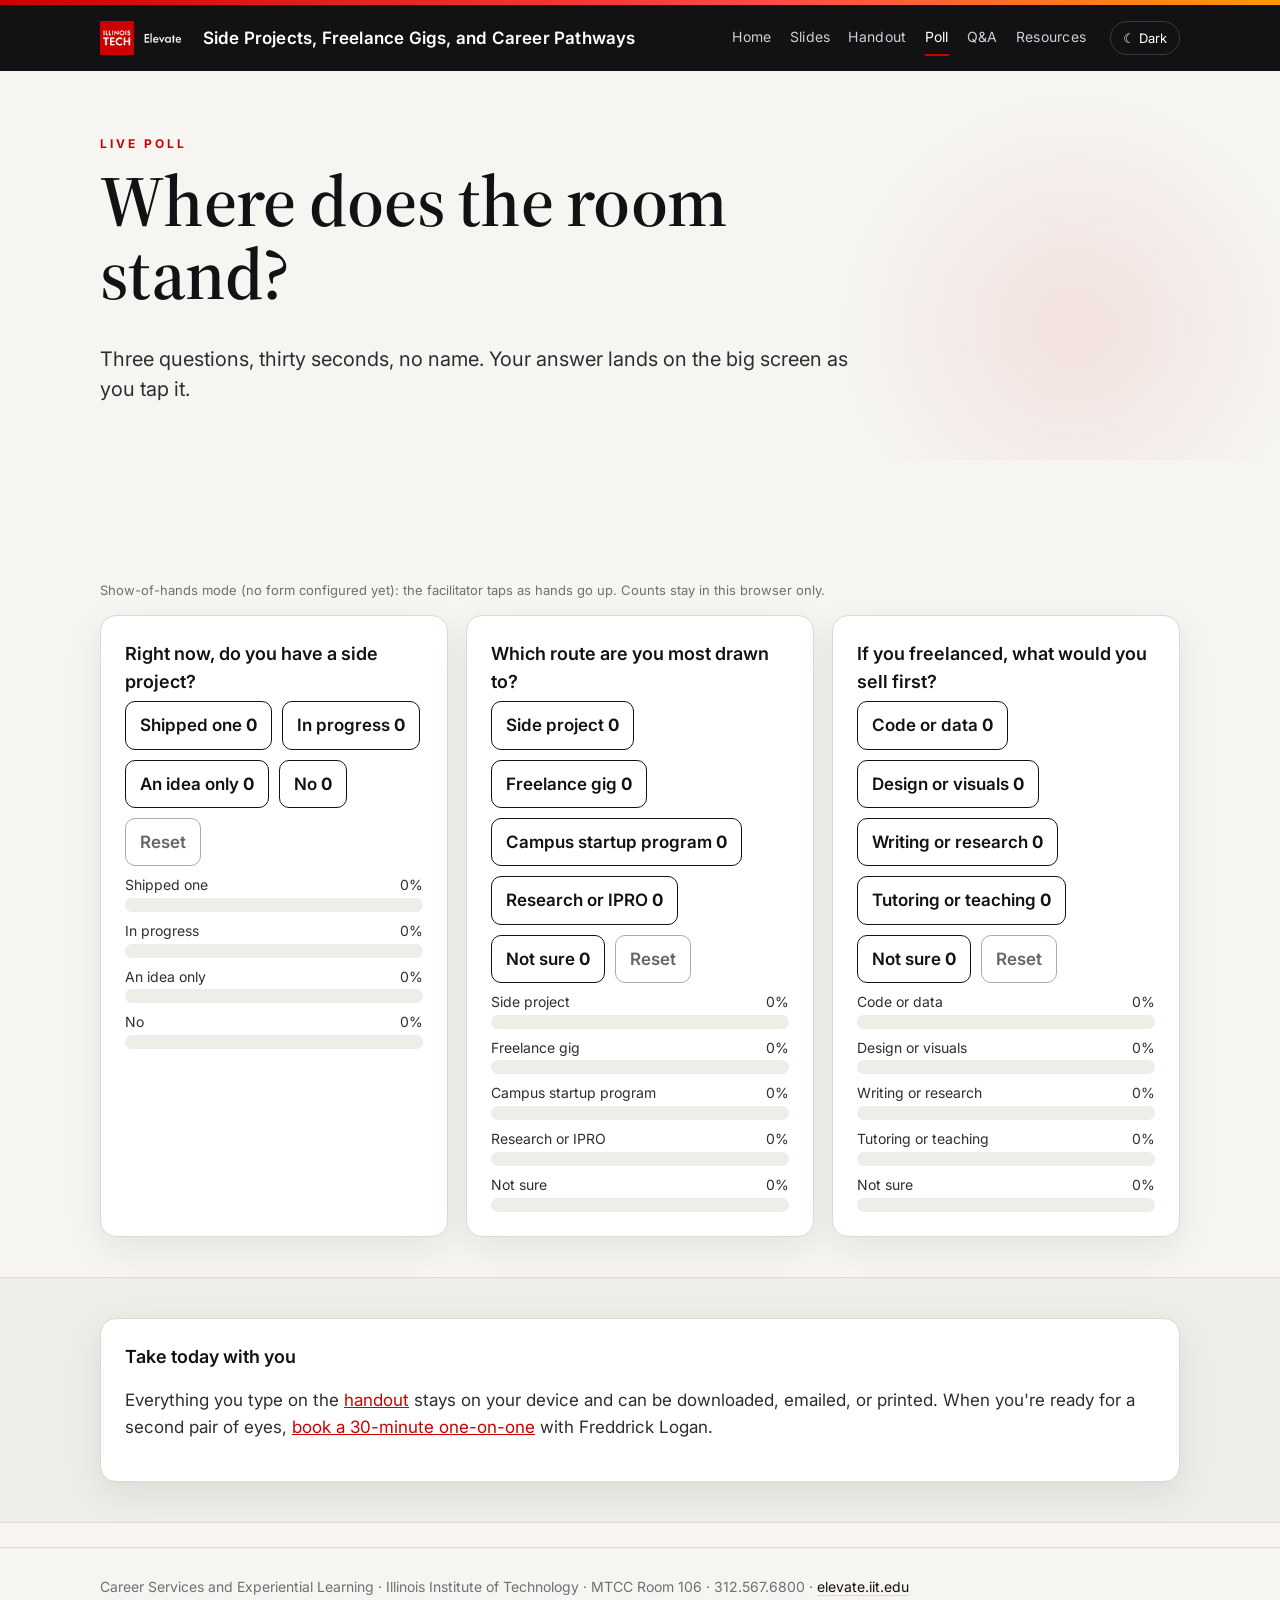
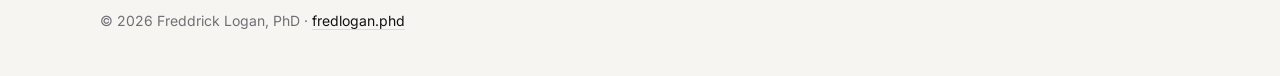
<file: poll.html>
<!doctype html>
<html lang="en">
<head>
<meta charset="utf-8">
<meta name="viewport" content="width=device-width,initial-scale=1">
<title>Live Poll · Side Projects, Freelance Gigs, and Career Pathways</title>
<link rel="preconnect" href="https://fonts.googleapis.com">
<link href="https://fonts.googleapis.com/css2?family=Inter:wght@400;500;600;700&family=Source+Serif+4:opsz,wght@8..60,400;8..60,600;8..60,700&display=swap" rel="stylesheet">
<link rel="stylesheet" href="assets/site.css">
</head>
<body>
<div class="redbar"></div>
<header class="topbar"><div class="wrap">
  <a class="brand" href="index.html"><img src="assets/elevate-logo-dark.png" alt="Illinois Tech Elevate"> Side Projects, Freelance Gigs, and Career Pathways</a>
  <nav><a href="index.html">Home</a><a href="slides.html">Slides</a><a href="handout.html">Handout</a><a class="active" href="poll.html">Poll</a><a href="qa.html">Q&amp;A</a><a href="resources.html">Resources</a></nav>
</div></header>

<section class="hero"><div class="wrap">
  <div class="eyebrow reveal">Live poll</div>
  <h1 class="reveal">Where does the room stand?</h1>
  <p class="lead reveal">Three questions, thirty seconds, no name. Your answer lands on the big screen as you tap it.</p>
</div></section>

<section class="section"><div class="wrap grid c2" id="formMode">
  <div class="card accent" style="text-align:center">
    <div class="qrcard" style="--qr:min(340px,70vw)"><img id="pollQr" src="assets/poll-qr.png" alt="QR code for the live poll"><span class="lbl">Live poll</span></div>
    <p><a class="btn" id="pollBtn" href="#" target="_blank" rel="noopener">Answer the poll →</a></p>
    <p class="hint">Opens Microsoft Forms. No sign-in. <span id="pollShort"></span></p>
  </div>
  <div class="card">
    <h3>What you'll be asked</h3>
    <ol><li>Right now, do you have a side project?</li><li>Which route are you most drawn to?</li><li>If you freelanced, what would you sell first?</li></ol>
    <p class="hint">Watch the screen: the results redraw live as the room answers.</p>
  </div>
</div></section>

<section class="section" id="tallyMode" style="display:none"><div class="wrap">
  <p class="hint" style="margin:0 0 14px">Show-of-hands mode (no form configured yet): the facilitator taps as hands go up. Counts stay in this browser only.</p>
  <div class="grid c3"><div class="card"><h3>Right now, do you have a side project?</h3><div data-tally="q1" data-options="Shipped one|In progress|An idea only|No"></div></div><div class="card"><h3>Which route are you most drawn to?</h3><div data-tally="q2" data-options="Side project|Freelance gig|Campus startup program|Research or IPRO|Not sure"></div></div><div class="card"><h3>If you freelanced, what would you sell first?</h3><div data-tally="q3" data-options="Code or data|Design or visuals|Writing or research|Tutoring or teaching|Not sure"></div></div></div>
</div></section>

<div id="embedPoll" class="wrap" style="display:none"></div>

<section class="section alt"><div class="wrap">
  <div class="card takeaway">
    <h3>Take today with you</h3>
    <p>Everything you type on the <a href="handout.html">handout</a> stays on your device and can be downloaded, emailed, or printed. When you're ready for a second pair of eyes, <a id="bookLink" href="#">book a 30-minute one-on-one</a> with Freddrick Logan.</p>
  </div>
</div></section>
<footer class="footer"><div class="wrap">
  <div>Career Services and Experiential Learning · Illinois Institute of Technology · MTCC Room 106 · 312.567.6800 · <a href="https://elevate.iit.edu">elevate.iit.edu</a></div>
  <div>© <span data-year></span> Freddrick Logan, PhD · <a href="https://fredlogan.phd">fredlogan.phd</a></div>
</div></footer>
<script src="assets/config.js"></script>
<script src="assets/site.js"></script>
<script>
document.addEventListener('DOMContentLoaded',()=>{
  const C=window.PW_CONFIG;
  if(C.pollUrl){ document.getElementById('pollBtn').href=C.pollUrl; document.getElementById('pollShort').textContent=C.pollUrl.replace('https://',''); }
  else { document.getElementById('formMode').style.display='none'; document.getElementById('tallyMode').style.display='block'; }
  document.getElementById('bookLink').href=C.bookingUrl;
  if(C.pollEmbedUrl){ const d=document.getElementById('embedPoll'); d.style.display='block'; d.innerHTML='<div class="card"><iframe src="'+C.pollEmbedUrl+'" style="width:100%;height:720px;border:0" allowfullscreen></iframe></div>'; }
});
</script>
</body>
</html>
</file>
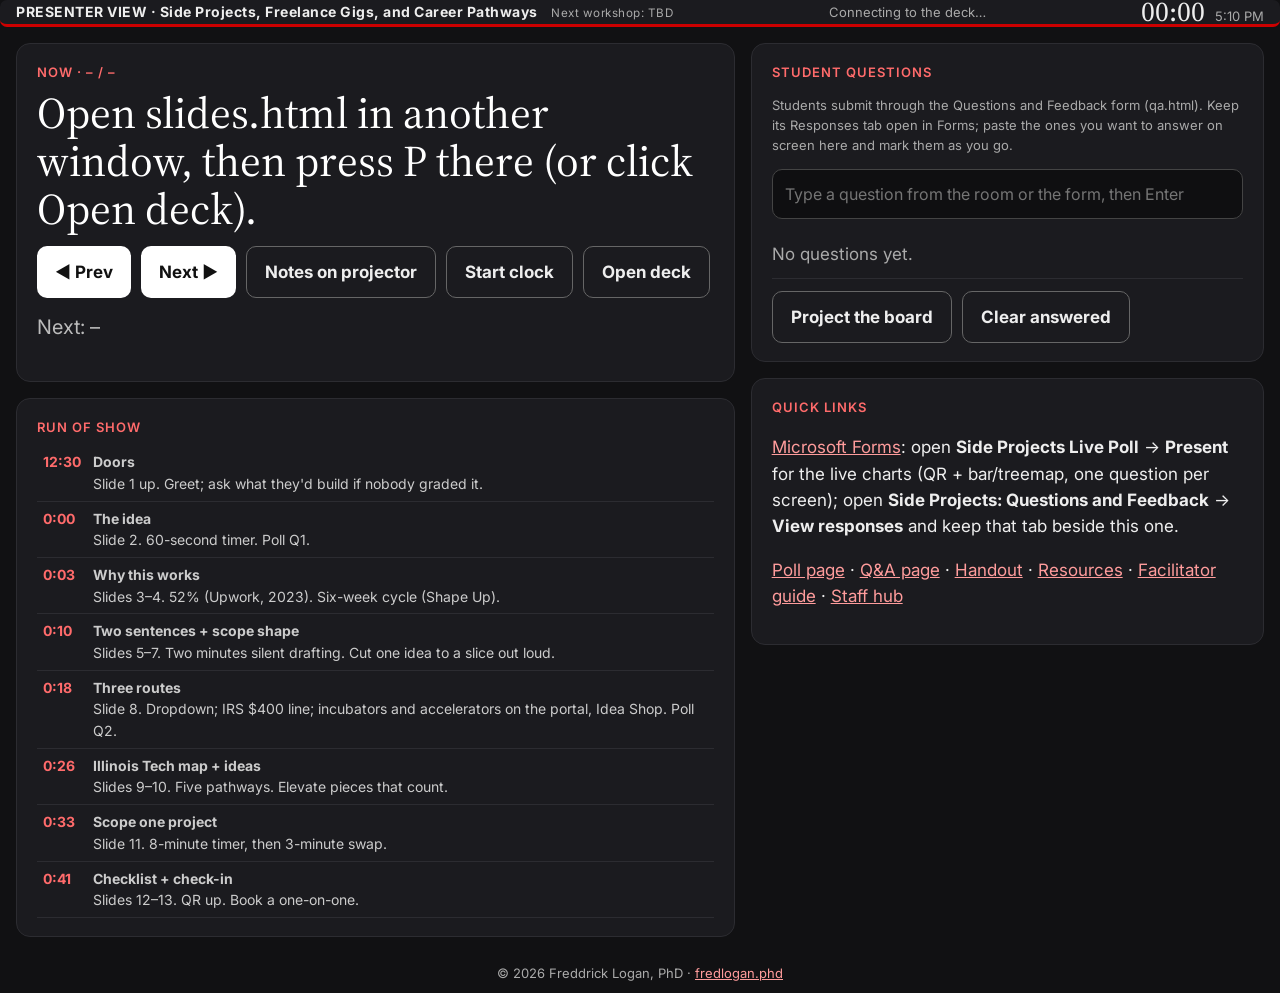
<file: presenter.html>
<!doctype html>
<html lang="en">
<head>
<meta charset="utf-8">
<meta name="viewport" content="width=device-width,initial-scale=1">
<title>Presenter View · Side Projects, Freelance Gigs, and Career Pathways</title>
<link rel="preconnect" href="https://fonts.googleapis.com">
<link href="https://fonts.googleapis.com/css2?family=Inter:wght@400;500;600;700&family=Source+Serif+4:opsz,wght@8..60,400;8..60,600;8..60,700&display=swap" rel="stylesheet">
<link rel="stylesheet" href="assets/site.css">
<style>
  html,body{background:#111113;color:#eee;min-height:100%}
  .pv{display:grid;grid-template-columns:1.4fr 1fr;gap:16px;padding:16px;max-width:1500px;margin:0 auto}
  .bar{display:flex;justify-content:space-between;align-items:center;padding:12px 16px;background:#1b1b1f;border-bottom:3px solid var(--red)}
  .bar b{font-size:14px;letter-spacing:.5px}
  .clock{font-family:var(--serif);font-size:28px}
  .clock small{font-family:var(--sans);font-size:13px;color:#aaa;margin-left:10px}
  .pane{background:#1b1b1f;border:1px solid #2c2c31;border-radius:14px;padding:18px 20px}
  .pane h3{margin:0 0 8px;font-size:13px;letter-spacing:1px;text-transform:uppercase;color:#ff6b6b}
  .now{font-family:var(--serif);font-size:clamp(26px,3.4vw,44px);line-height:1.1;color:#fff}
  .next{font-size:20px;color:#bbb}
  .notes{font-size:19px;line-height:1.5;color:#fff;margin-top:10px}
  .ctl{display:flex;gap:10px;flex-wrap:wrap;margin-top:12px}
  .ctl button,.q button{background:#fff;color:#111;border:0;border-radius:10px;padding:12px 18px;font:inherit;font-weight:700;cursor:pointer}
  .ctl button.ghost,.q button.ghost{background:transparent;color:#eee;border:1px solid #666}
  .ros{width:100%;border-collapse:collapse;font-size:14px}
  .ros td{padding:6px 6px;border-bottom:1px solid #2c2c31;vertical-align:top;color:#ccc;background:#1b1b1f}
  .ros tr.on td{color:#fff;background:#2a1c1c}
  .ros td:first-child{color:#ff6b6b;white-space:nowrap;font-weight:700}
  .q input{width:100%;background:#0f0f11;color:#fff;border:1px solid #444;border-radius:10px;padding:12px;font:inherit;font-size:16px}
  .q ul{list-style:none;padding:0;margin:12px 0 0}
  .q li{display:flex;gap:10px;align-items:flex-start;padding:10px 0;border-bottom:1px solid #2c2c31;font-size:17px}
  .q li.done{opacity:.4;text-decoration:line-through}
  .q li span{flex:1}
  .q li button{padding:4px 10px;font-size:13px}
  .status{font-size:13px;color:#aaa}
  .status.ok{color:#7ddc8a}
  .status.bad{color:#ff6b6b}
  a{color:#ff9c9c}
  @media (max-width:900px){.pv{grid-template-columns:1fr}}
</style>
</head>
<body>
<div class="bar">
  <b>PRESENTER VIEW · Side Projects, Freelance Gigs, and Career Pathways <small style="font-weight:400;color:#aaa;margin-left:10px" data-session="long"></small></b>
  <span class="status" id="status">Connecting to the deck…</span>
  <span class="clock"><span id="elapsed">00:00</span><small id="wall"></small></span>
</div>

<div class="pv">
  <div>
    <div class="pane">
      <h3>Now · <span id="pos">– / –</span></h3>
      <div class="now" id="now">Open slides.html in another window, then press P there (or click Open deck).</div>
      <div class="notes" id="notes"></div>
      <div class="ctl">
        <button onclick="send({type:'go',d:-1})">◀ Prev</button>
        <button onclick="send({type:'go',d:1})">Next ▶</button>
        <button class="ghost" onclick="send({type:'notes'})">Notes on projector</button>
        <button class="ghost" onclick="toggleClock()" id="clockBtn">Start clock</button>
        <button class="ghost" onclick="window.open('slides.html','pw-deck')">Open deck</button>
      </div>
      <p class="next" style="margin-top:14px">Next: <span id="next">–</span></p>
    </div>
    <div class="pane" style="margin-top:16px">
      <h3>Run of show</h3>
      <table class="ros" id="ros"></table>
    </div>
  </div>

  <div>
    <div class="pane q">
      <h3>Student questions</h3>
      <p class="status" id="qhint"></p>
      <input id="qin" placeholder="Type a question from the room or the form, then Enter">
      <ul id="qlist"></ul>
      <div class="ctl">
        <button class="ghost" onclick="window.open('qa.html#board','pw-board')">Project the board</button>
        <button class="ghost" onclick="clearQ()">Clear answered</button>
      </div>
    </div>
    <div class="pane" style="margin-top:16px">
      <h3>Quick links</h3>
      <p><a href="https://forms.cloud.microsoft/" target="_blank">Microsoft Forms</a>: open <b>Side Projects Live Poll</b> → <b>Present</b> for the live charts (QR + bar/treemap, one question per screen); open <b>Side Projects: Questions and Feedback</b> → <b>View responses</b> and keep that tab beside this one.</p>
      <p><a href="poll.html" target="_blank">Poll page</a> · <a href="qa.html" target="_blank">Q&amp;A page</a> · <a href="handout.html" target="_blank">Handout</a> · <a href="resources.html" target="_blank">Resources</a> · <a href="facilitator.html" target="_blank">Facilitator guide</a> · <a href="staff.html">Staff hub</a></p>
    </div>
  </div>
</div>

<div class="status" style="text-align:center;padding:10px">© <span data-year></span> Freddrick Logan, PhD · <a href="https://fredlogan.phd">fredlogan.phd</a></div>
<script src="assets/config.js"></script>
<script src="assets/site.js"></script>
<script>
const ROS=[["12:30", "Doors", "Slide 1 up. Greet; ask what they'd build if nobody graded it."], ["0:00", "The idea", "Slide 2. 60-second timer. Poll Q1."], ["0:03", "Why this works", "Slides 3–4. 52% (Upwork, 2023). Six-week cycle (Shape Up)."], ["0:10", "Two sentences + scope shape", "Slides 5–7. Two minutes silent drafting. Cut one idea to a slice out loud."], ["0:18", "Three routes", "Slide 8. Dropdown; IRS $400 line; incubators and accelerators on the portal, Idea Shop. Poll Q2."], ["0:26", "Illinois Tech map + ideas", "Slides 9–10. Five pathways. Elevate pieces that count."], ["0:33", "Scope one project", "Slide 11. 8-minute timer, then 3-minute swap."], ["0:41", "Checklist + check-in", "Slides 12–13. QR up. Book a one-on-one."]];
const ROS_SLIDE=[0, 1, 2, 4, 7, 8, 10, 11]; // first slide index of each block
document.getElementById('ros').innerHTML=ROS.map((r,k)=>`<tr data-k="${k}"><td>${r[0]}</td><td><b>${r[1]}</b><br>${r[2]}</td></tr>`).join('');

const BC=('BroadcastChannel' in window)?new BroadcastChannel('pw-deck'):null;
let meta=null, lastSeen=0;
function send(m){ if(BC)BC.postMessage(m); }
function render(m){ meta=m; lastSeen=Date.now();
  document.getElementById('pos').textContent=(m.i+1)+' / '+m.n;
  document.getElementById('now').textContent=m.titles[m.i]||'';
  document.getElementById('notes').textContent=m.notes[m.i]||'';
  document.getElementById('next').textContent=m.titles[m.i+1]||'End of deck';
  let blk=0; ROS_SLIDE.forEach((s,k)=>{ if(m.i>=s)blk=k; });
  document.querySelectorAll('#ros tr').forEach(tr=>tr.classList.toggle('on',+tr.dataset.k===blk));
  setStatus('Deck connected','ok'); }
function setStatus(t,c){ const s=document.getElementById('status'); s.textContent=t; s.className='status '+(c||''); }
if(BC){ BC.onmessage=e=>{ if(e.data&&e.data.type==='state')render(e.data); }; send({type:'hello'}); }
else setStatus('This browser cannot sync with the deck; use the deck window itself and press N.','bad');
setInterval(()=>{ if(!BC)return; if(Date.now()-lastSeen>4000){ setStatus('Deck not detected. Open slides.html in this same browser, then click Prev/Next here.','bad'); send({type:'hello'}); } },2500);
document.addEventListener('keydown',e=>{ if(e.target.tagName==='INPUT')return; if(e.key==='ArrowRight'||e.key===' ')send({type:'go',d:1}); if(e.key==='ArrowLeft')send({type:'go',d:-1}); });

/* clock */
let t0=PW.get('clock-start',null), tick=null;
function fmt(ms){ const s=Math.max(0,Math.floor(ms/1000)); return String(Math.floor(s/60)).padStart(2,'0')+':'+String(s%60).padStart(2,'0'); }
function drawClock(){ document.getElementById('elapsed').textContent=t0?fmt(Date.now()-t0):'00:00'; document.getElementById('wall').textContent=new Date().toLocaleTimeString([], {hour:'numeric',minute:'2-digit'}); document.getElementById('clockBtn').textContent=t0?'Reset clock':'Start clock'; }
function toggleClock(){ t0=t0?null:Date.now(); PW.set('clock-start',t0); drawClock(); }
setInterval(drawClock,1000); drawClock();

/* questions board (this browser only; see qa.html#board to project it) */
function qs(){ return PW.get('questions',[]); }
function saveQ(a){ PW.set('questions',a); drawQ(); }
function drawQ(){ const a=qs(); document.getElementById('qlist').innerHTML=a.map((q,k)=>`<li class="${q.done?'done':''}"><span>${q.t.replace(/</g,'&lt;')}</span><button onclick="toggleQ(${k})">${q.done?'Undo':'Answered'}</button></li>`).join('')||'<li class="status">No questions yet.</li>'; }
function toggleQ(k){ const a=qs(); a[k].done=!a[k].done; saveQ(a); }
function clearQ(){ saveQ(qs().filter(q=>!q.done)); }
document.getElementById('qin').addEventListener('keydown',e=>{ if(e.key==='Enter'&&e.target.value.trim()){ const a=qs(); a.push({t:e.target.value.trim(),done:false,at:Date.now()}); e.target.value=''; saveQ(a);} });
window.addEventListener('storage',drawQ); drawQ();
const C=window.PW_CONFIG||{};

document.getElementById('qhint').textContent = 'Students submit through the Questions and Feedback form (qa.html). Keep its Responses tab open in Forms; paste the ones you want to answer on screen here and mark them as you go.';
</script>
</body>
</html>
</file>
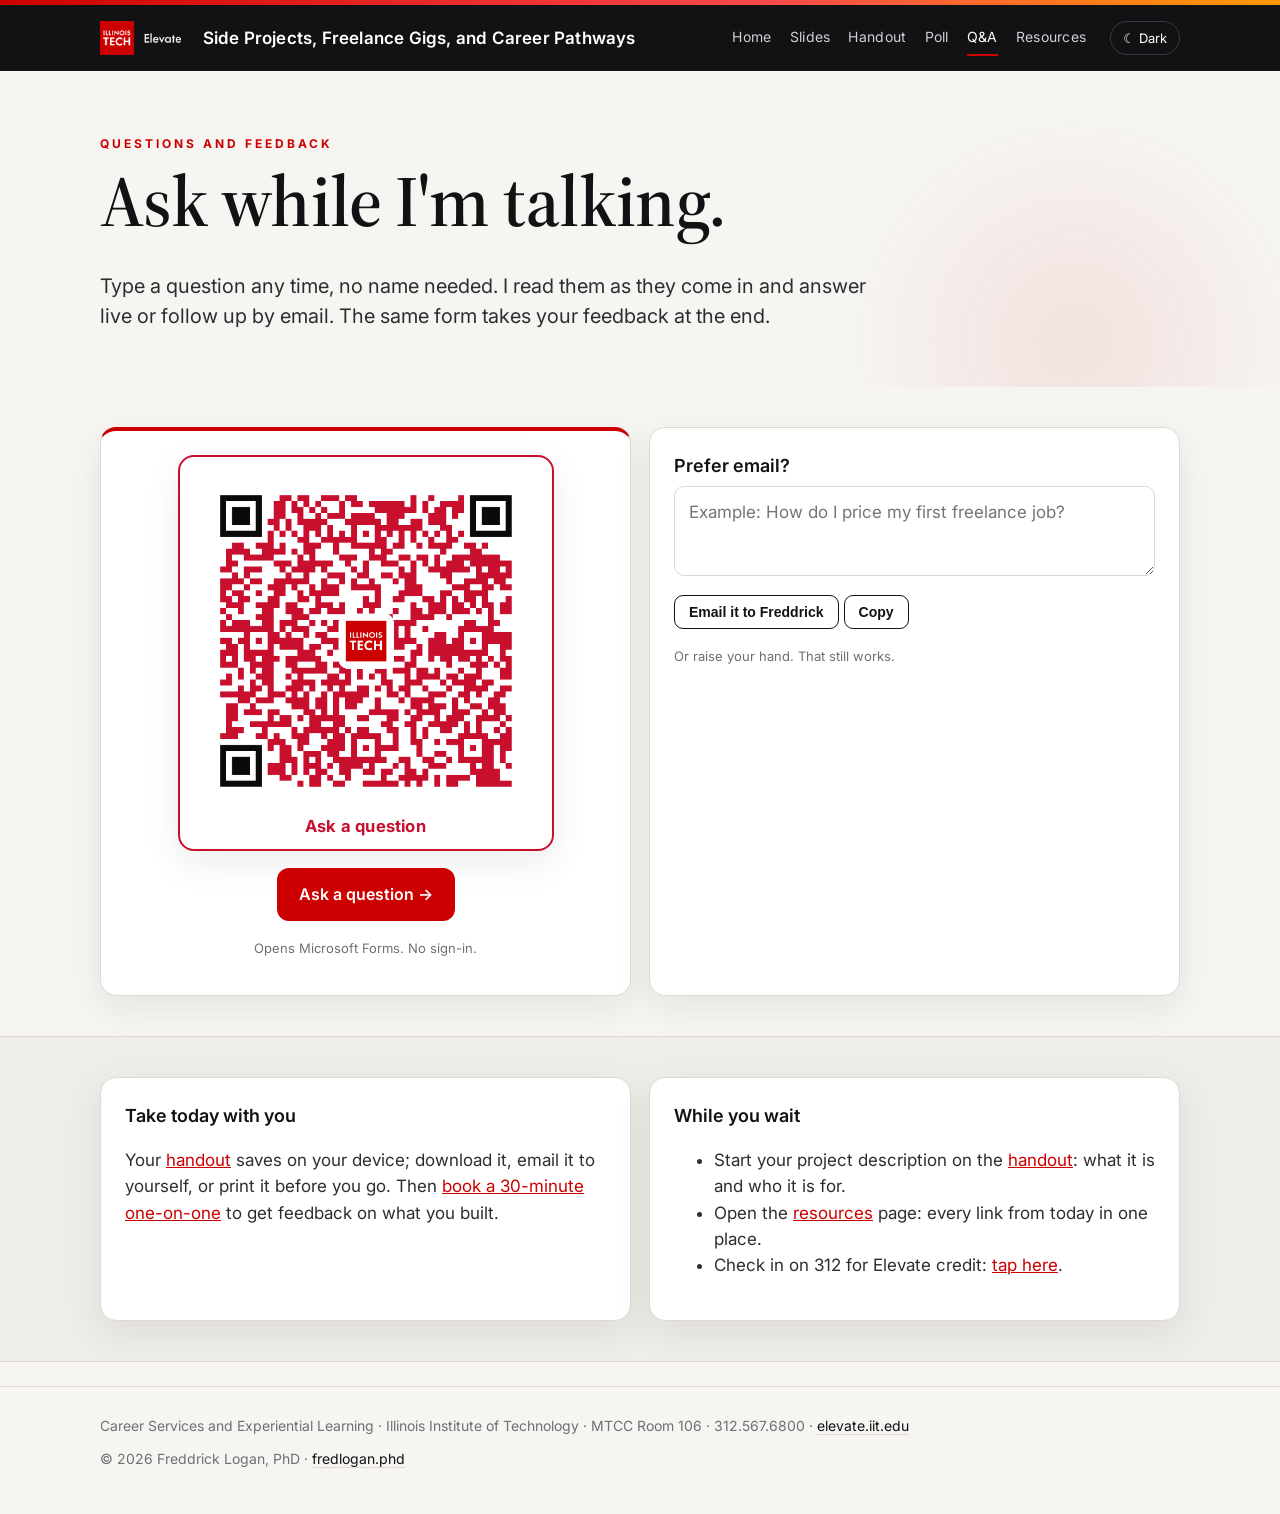
<file: qa.html>
<!doctype html>
<html lang="en">
<head>
<meta charset="utf-8">
<meta name="viewport" content="width=device-width,initial-scale=1">
<title>Q&amp;A · Side Projects, Freelance Gigs, and Career Pathways</title>
<link rel="preconnect" href="https://fonts.googleapis.com">
<link href="https://fonts.googleapis.com/css2?family=Inter:wght@400;500;600;700&family=Source+Serif+4:opsz,wght@8..60,400;8..60,600;8..60,700&display=swap" rel="stylesheet">
<link rel="stylesheet" href="assets/site.css">
</head>
<body>
<div class="redbar"></div>
<header class="topbar"><div class="wrap">
  <a class="brand" href="index.html"><img src="assets/elevate-logo-dark.png" alt="Illinois Tech Elevate"> Side Projects, Freelance Gigs, and Career Pathways</a>
  <nav><a href="index.html">Home</a><a href="slides.html">Slides</a><a href="handout.html">Handout</a><a href="poll.html">Poll</a><a class="active" href="qa.html">Q&amp;A</a><a href="resources.html">Resources</a></nav>
</div></header>

<section class="hero"><div class="wrap">
  <div class="eyebrow reveal">Questions and feedback</div>
  <h1 class="reveal">Ask while I'm talking.</h1>
  <p class="lead reveal">Type a question any time, no name needed. I read them as they come in and answer live or follow up by email. The same form takes your feedback at the end.</p>
</div></section>

<section class="section"><div class="wrap grid c2">
  <div class="card accent" style="text-align:center">
    <div class="qrcard" style="--qr:min(340px,70vw)"><img src="assets/qa-qr.png" alt="QR code for the question form"><span class="lbl">Ask a question</span></div>
    <p><a class="btn" id="qaBtn" href="#" target="_blank" rel="noopener">Ask a question →</a></p>
    <p class="hint">Opens Microsoft Forms. No sign-in. <span id="qaShort"></span></p>
  </div>
  <div class="card">
    <h3>Prefer email?</h3>
    <textarea id="qtext" placeholder="Example: How do I price my first freelance job?"></textarea>
    <p style="margin-top:12px"><button class="btn ghost small" onclick="sendQ()">Email it to Freddrick</button> <button class="btn ghost small" onclick="copyQ()">Copy</button></p>
    <p class="hint">Or raise your hand. That still works.</p>
  </div>
</div></section>

<div id="embedQA" class="wrap" style="display:none"></div>

<section class="section alt"><div class="wrap grid c2">
  <div class="card takeaway">
    <h3>Take today with you</h3>
    <p>Your <a href="handout.html">handout</a> saves on your device; download it, email it to yourself, or print it before you go. Then <a id="bookLink" href="#">book a 30-minute one-on-one</a> to get feedback on what you built.</p>
  </div>
  <div class="card">
    <h3>While you wait</h3>
    <ul>
      <li>Start your project description on the <a href="handout.html">handout</a>: what it is and who it is for.</li>
      <li>Open the <a href="resources.html">resources</a> page: every link from today in one place.</li>
      <li>Check in on 312 for Elevate credit: <a id="checkinLink" href="#">tap here</a>.</li>
    </ul>
  </div>
</div></section>
<footer class="footer"><div class="wrap">
  <div>Career Services and Experiential Learning · Illinois Institute of Technology · MTCC Room 106 · 312.567.6800 · <a href="https://elevate.iit.edu">elevate.iit.edu</a></div>
  <div>© <span data-year></span> Freddrick Logan, PhD · <a href="https://fredlogan.phd">fredlogan.phd</a></div>
</div></footer>
<script src="assets/config.js"></script>
<script src="assets/site.js"></script>
<script>
const C=window.PW_CONFIG||{};
function sendQ(){ const q=document.getElementById('qtext').value.trim(); if(!q){PW.toast('Type a question first');return;}
  location.href='mailto:'+C.staffEmail+'?subject='+encodeURIComponent('Side Projects, Freelance Gigs, and Career Pathways workshop question')+'&body='+encodeURIComponent(q); }
function copyQ(){ PW.copy(document.getElementById('qtext').value); }
document.addEventListener('DOMContentLoaded',()=>{
  document.getElementById('qaBtn').href=C.qaUrl; document.getElementById('qaShort').textContent=(C.qaUrl||'').replace('https://','');
  document.getElementById('bookLink').href=C.bookingUrl; document.getElementById('checkinLink').href=C.checkinUrl;
  if(C.qaEmbedUrl){ const d=document.getElementById('embedQA'); d.style.display='block'; d.innerHTML='<div class="card"><iframe src="'+C.qaEmbedUrl+'" style="width:100%;height:640px;border:0" allowfullscreen></iframe></div>'; }
});
</script>
</body>
</html>
</file>
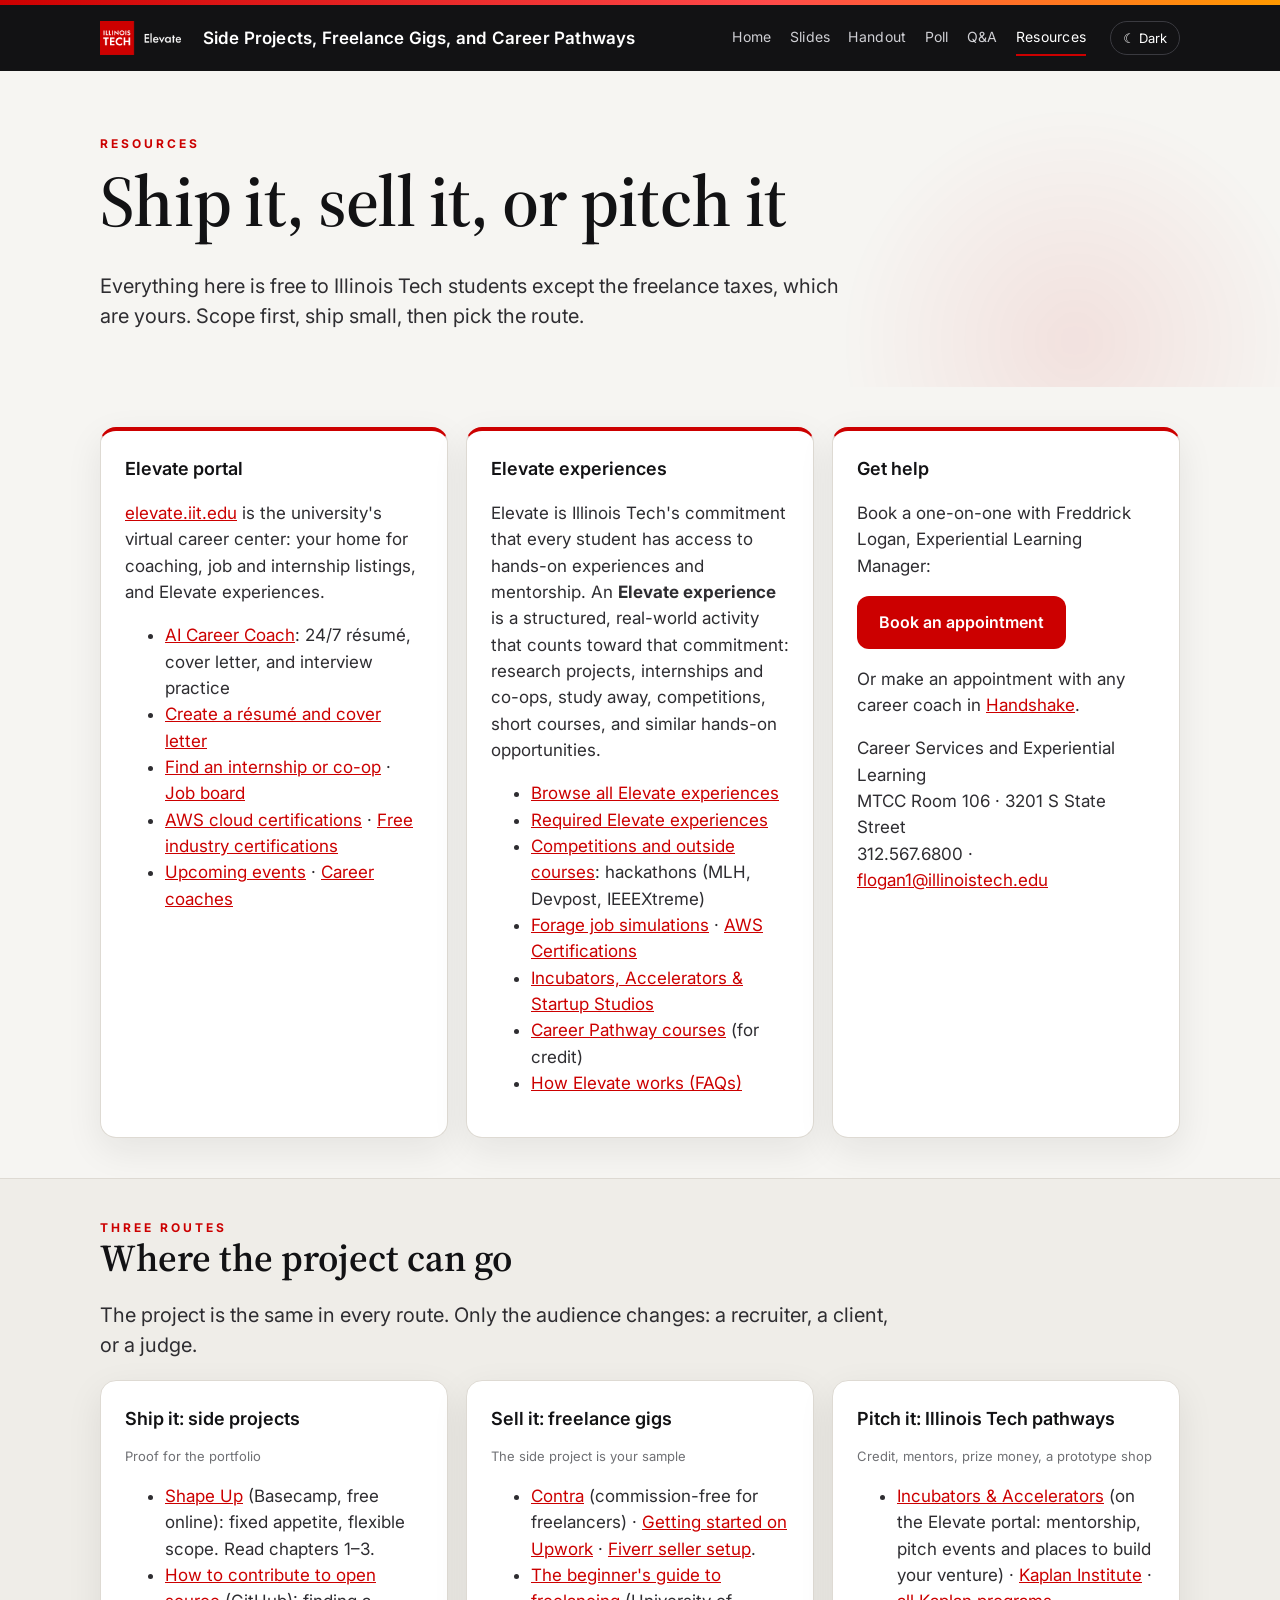
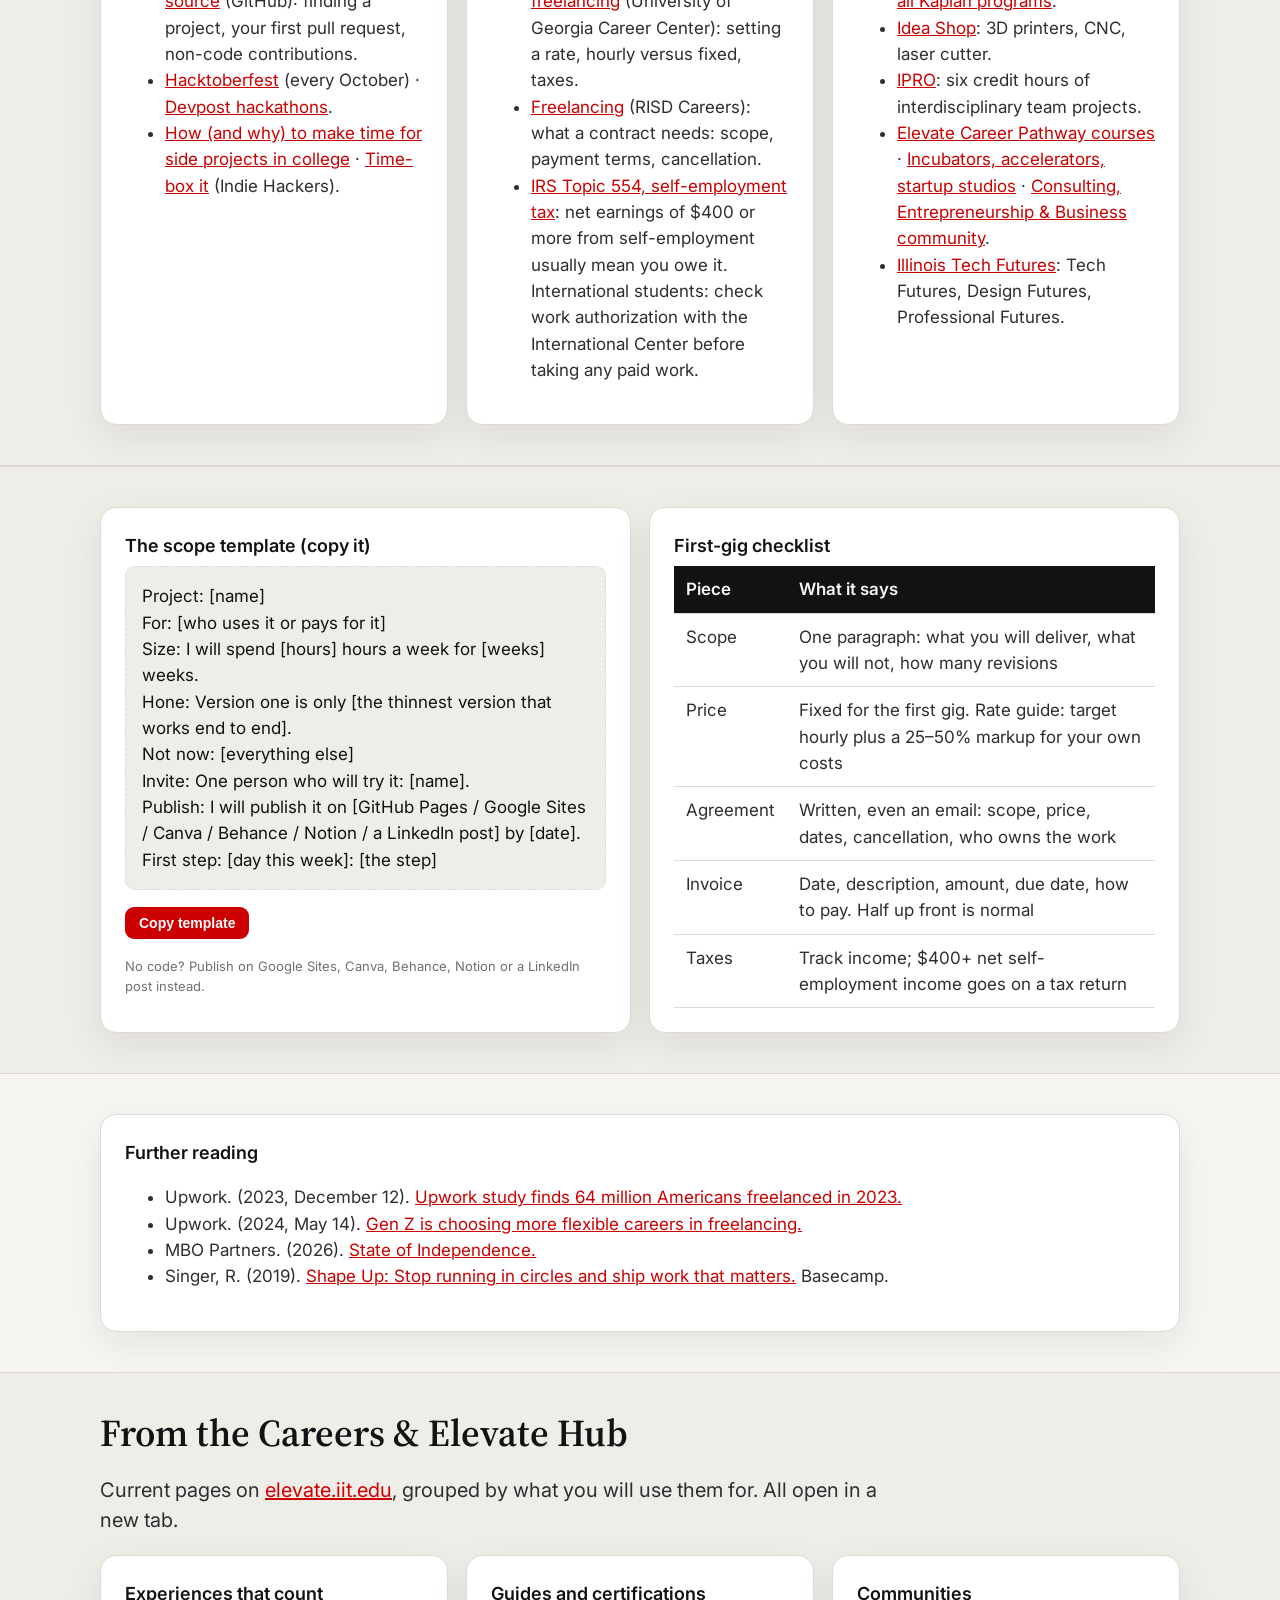
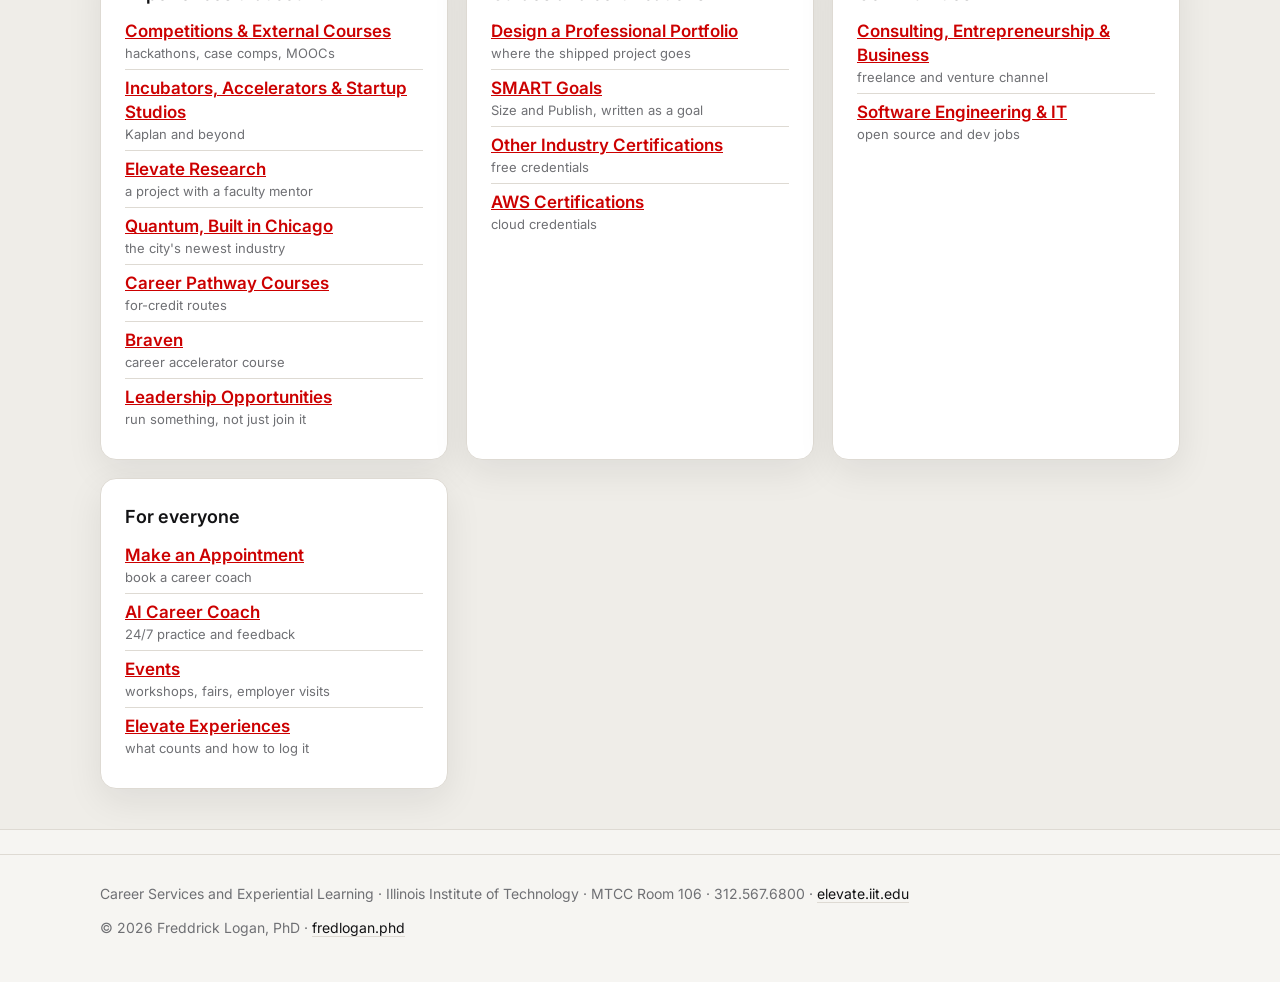
<file: resources.html>
<!doctype html>
<html lang="en">
<head>
<meta charset="utf-8">
<meta name="viewport" content="width=device-width,initial-scale=1">
<title>Resources · Side Projects, Freelance Gigs, and Career Pathways</title>
<link rel="preconnect" href="https://fonts.googleapis.com">
<link href="https://fonts.googleapis.com/css2?family=Inter:wght@400;500;600;700&family=Source+Serif+4:opsz,wght@8..60,400;8..60,600;8..60,700&display=swap" rel="stylesheet">
<link rel="stylesheet" href="assets/site.css">
</head>
<body>
<div class="redbar"></div>
<header class="topbar"><div class="wrap">
  <a class="brand" href="index.html"><img src="assets/elevate-logo-dark.png" alt="Illinois Tech Elevate"> Side Projects, Freelance Gigs, and Career Pathways</a>
  <nav><a href="index.html">Home</a><a href="slides.html">Slides</a><a href="handout.html">Handout</a><a href="poll.html">Poll</a><a href="qa.html">Q&amp;A</a><a class="active" href="resources.html">Resources</a></nav>
</div></header>

<section class="hero"><div class="wrap">
  <div class="eyebrow">Resources</div>
  <h1>Ship it, sell it, or pitch it</h1>
  <p class="lead">Everything here is free to Illinois Tech students except the freelance taxes, which are yours. Scope first, ship small, then pick the route.</p>
</div></section>

<section class="section"><div class="wrap grid c3">
  <div class="card accent"><h3>Elevate portal</h3>
    <p><a href="https://elevate.iit.edu/">elevate.iit.edu</a> is the university's virtual career center: your home for coaching, job and internship listings, and Elevate experiences.</p>
    <ul>
      <li><a href="https://elevate.iit.edu/blog/2026/08/18/394225/">AI Career Coach</a>: 24/7 résumé, cover letter, and interview practice</li>
      <li><a href="https://elevate.iit.edu/407235-2/">Create a résumé and cover letter</a></li>
      <li><a href="https://elevate.iit.edu/channels/find-an-internship-co-op/">Find an internship or co-op</a> · <a href="https://elevate.iit.edu/jobs/">Job board</a></li>
      <li><a href="https://elevate.iit.edu/channels/aws-cloud-certifications/">AWS cloud certifications</a> · <a href="https://elevate.iit.edu/channels/free-industry-certifications/">Free industry certifications</a></li>
      <li><a href="https://elevate.iit.edu/events/">Upcoming events</a> · <a href="https://elevate.iit.edu/career-coaches/">Career coaches</a></li>
    </ul>
  </div>
  <div class="card accent"><h3>Elevate experiences</h3>
    <p>Elevate is Illinois Tech's commitment that every student has access to hands-on experiences and mentorship. An <b>Elevate experience</b> is a structured, real-world activity that counts toward that commitment: research projects, internships and co-ops, study away, competitions, short courses, and similar hands-on opportunities.</p>
    <ul>
      <li><a href="https://elevate.iit.edu/channels/elevate/">Browse all Elevate experiences</a></li>
      <li><a href="https://elevate.iit.edu/channels/elevate/">Required Elevate experiences</a></li>
      <li><a href="https://elevate.iit.edu/experiences/category/competitions-outside-courses/">Competitions and outside courses</a>: hackathons (MLH, Devpost, IEEEXtreme)</li><li><a href="https://elevate.iit.edu/experiences/category/job-simulations/">Forage job simulations</a> · <a href="https://elevate.iit.edu/channels/aws-cloud-certifications/">AWS Certifications</a></li><li><a href="https://elevate.iit.edu/experiences/category/incubators-accelerators-startup-studios/">Incubators, Accelerators &amp; Startup Studios</a></li><li><a href="https://elevate.iit.edu/channels/curriculum-based-pathways/">Career Pathway courses</a> (for credit)</li>
      <li><a href="https://www.iit.edu/elevate/elevate-faqs">How Elevate works (FAQs)</a></li>
    </ul>
  </div>
  <div class="card accent"><h3>Get help</h3>
    <p>Book a one-on-one with Freddrick Logan, Experiential Learning Manager:</p>
    <p><a class="btn" id="bookBtn" href="#">Book an appointment</a></p>
    <p>Or make an appointment with any career coach in <a href="https://iit.joinhandshake.com/stu/appointments/new">Handshake</a>.</p>
    <p>Career Services and Experiential Learning<br>MTCC Room 106 · 3201 S State Street<br>312.567.6800 · <a href="mailto:flogan1@illinoistech.edu">flogan1@illinoistech.edu</a></p>
  </div>
</div></section>

<section class="section alt" id="routes"><div class="wrap">
  <div class="eyebrow">Three routes</div>
  <h2>Where the project can go</h2>
  <p class="lead">The project is the same in every route. Only the audience changes: a recruiter, a client, or a judge.</p>
  <div class="grid c3" style="margin-top:18px">
    <div class="card"><h3>Ship it: side projects</h3><p class="hint">Proof for the portfolio</p>
      <ul>
        <li><a href="https://basecamp.com/books/shapeup">Shape Up</a> (Basecamp, free online): fixed appetite, flexible scope. Read chapters 1–3.</li>
        <li><a href="https://opensource.guide/how-to-contribute/">How to contribute to open source</a> (GitHub): finding a project, your first pull request, non-code contributions.</li>
        <li><a href="https://hacktoberfest.com/questions/">Hacktoberfest</a> (every October) · <a href="https://devpost.com/hackathons">Devpost hackathons</a>.</li>
        <li><a href="https://collegeinfogeek.com/side-projects/">How (and why) to make time for side projects in college</a> · <a href="https://www.indiehackers.com/post/the-hidden-danger-of-side-projects-1bfcb4db97">Time-box it</a> (Indie Hackers).</li>
      </ul>
    </div>
    <div class="card"><h3>Sell it: freelance gigs</h3><p class="hint">The side project is your sample</p>
      <ul>
        <li><a href="https://contra.com/commission-free">Contra</a> (commission-free for freelancers) · <a href="https://www.upwork.com/resources/how-to-get-started-on-upwork-as-a-freelancer">Getting started on Upwork</a> · <a href="https://help.fiverr.com/hc/en-us/sections/37325713005585-Set-up-your-freelancer-account">Fiverr seller setup</a>.</li>
        <li><a href="https://career.uga.edu/news/the_beginners_guide_to_freelancing">The beginner's guide to freelancing</a> (University of Georgia Career Center): setting a rate, hourly versus fixed, taxes.</li>
        <li><a href="https://careercenter.risd.edu/freelancing">Freelancing</a> (RISD Careers): what a contract needs: scope, payment terms, cancellation.</li>
        <li><a href="https://www.irs.gov/taxtopics/tc554">IRS Topic 554, self-employment tax</a>: net earnings of $400 or more from self-employment usually mean you owe it. International students: check work authorization with the International Center before taking any paid work.</li>
      </ul>
    </div>
    <div class="card"><h3>Pitch it: Illinois Tech pathways</h3><p class="hint">Credit, mentors, prize money, a prototype shop</p>
      <ul>
        <li><a href="https://elevate.iit.edu/experiences/category/incubators-accelerators-startup-studios/">Incubators &amp; Accelerators</a> (on the Elevate portal: mentorship, pitch events and places to build your venture) · <a href="https://www.iit.edu/kaplan">Kaplan Institute</a> · <a href="https://www.iit.edu/kaplan">all Kaplan programs</a>.</li>
        <li><a href="https://www.iit.edu/academics/active-learning/idea-shop">Idea Shop</a>: 3D printers, CNC, laser cutter.</li>
        <li><a href="https://catalog.iit.edu/undergraduate/campus-overview/campus-resources/interprofessional-projects/">IPRO</a>: six credit hours of interdisciplinary team projects.</li>
        <li><a href="https://elevate.iit.edu/channels/curriculum-based-pathways/">Elevate Career Pathway courses</a> · <a href="https://elevate.iit.edu/experiences/category/incubators-accelerators-startup-studios/">Incubators, accelerators, startup studios</a> · <a href="https://elevate.iit.edu/channels/consulting-entrepreneurship-business/">Consulting, Entrepreneurship &amp; Business community</a>.</li>
        <li><a href="https://www.iit.edu/futures">Illinois Tech Futures</a>: Tech Futures, Design Futures, Professional Futures.</li>
      </ul>
    </div>
  </div>
</div></section>

<section class="section alt"><div class="wrap grid c2">
  <div class="card"><h3>The scope template (copy it)</h3>
    <div class="preview" id="scope">Project: [name]
For: [who uses it or pays for it]
Size: I will spend [hours] hours a week for [weeks] weeks.
Hone: Version one is only [the thinnest version that works end to end].
Not now: [everything else]
Invite: One person who will try it: [name].
Publish: I will publish it on [GitHub Pages / Google Sites / Canva / Behance / Notion / a LinkedIn post] by [date].
First step: [day this week]: [the step]</div>
    <p><button class="btn small" onclick="PW.copy(document.getElementById('scope').textContent)">Copy template</button></p>
    <p class="hint" style="margin:10px 0 0">No code? Publish on Google Sites, Canva, Behance, Notion or a LinkedIn post instead.</p>
  </div>
  <div class="card"><h3>First-gig checklist</h3>
    <table><tr><th>Piece</th><th>What it says</th></tr>
      <tr><td>Scope</td><td>One paragraph: what you will deliver, what you will not, how many revisions</td></tr>
      <tr><td>Price</td><td>Fixed for the first gig. Rate guide: target hourly plus a 25–50% markup for your own costs</td></tr>
      <tr><td>Agreement</td><td>Written, even an email: scope, price, dates, cancellation, who owns the work</td></tr>
      <tr><td>Invoice</td><td>Date, description, amount, due date, how to pay. Half up front is normal</td></tr>
      <tr><td>Taxes</td><td>Track income; $400+ net self-employment income goes on a tax return</td></tr></table>
  </div>
</div></section>

<section class="section"><div class="wrap">
  <div class="card"><h3>Further reading</h3>
    <ul>
      <li>Upwork. (2023, December 12). <a href="https://www.upwork.com/press/releases/upwork-study-finds-64-million-americans-freelanced-in-2023-adding-1-27-trillion-to-u-s-economy">Upwork study finds 64 million Americans freelanced in 2023.</a></li>
      <li>Upwork. (2024, May 14). <a href="https://www.upwork.com/press/releases/gen-z-is-abandoning-conventional-9-to-5-corporate-jobs-for-more-diverse-flexible-careers-in-freelancing-according-to-new-upwork-research">Gen Z is choosing more flexible careers in freelancing.</a></li>
      <li>MBO Partners. (2026). <a href="https://www.mbopartners.com/state-of-independence">State of Independence.</a></li>
      <li>Singer, R. (2019). <a href="https://basecamp.com/books/shapeup">Shape Up: Stop running in circles and ship work that matters.</a> Basecamp.</li>
    </ul>
  </div>
</div></section>
<section class="section alt" id="hub"><div class="wrap">
  <h2>From the Careers &amp; Elevate Hub</h2>
  <p class="lead">Current pages on <a href="https://elevate.iit.edu/">elevate.iit.edu</a>, grouped by what you will use them for. All open in a new tab.</p>
  <div class="grid c2" style="margin-top:18px">
    <div class="card"><h3>Experiences that count</h3><ul class="hublist"><li><a href="https://elevate.iit.edu/experiences/category/competitions-outside-courses/" target="_blank" rel="noopener noreferrer">Competitions &amp; External Courses</a><span class="why">hackathons, case comps, MOOCs</span></li><li><a href="https://elevate.iit.edu/experiences/category/incubators-accelerators-startup-studios/" target="_blank" rel="noopener noreferrer">Incubators, Accelerators &amp; Startup Studios</a><span class="why">Kaplan and beyond</span></li><li><a href="https://elevate.iit.edu/experiences/category/elevate-research/" target="_blank" rel="noopener noreferrer">Elevate Research</a><span class="why">a project with a faculty mentor</span></li><li><a href="https://elevate.iit.edu/channels/quantum-built-in-chicago/" target="_blank" rel="noopener noreferrer">Quantum, Built in Chicago</a><span class="why">the city's newest industry</span></li><li><a href="https://elevate.iit.edu/channels/curriculum-based-pathways/" target="_blank" rel="noopener noreferrer">Career Pathway Courses</a><span class="why">for-credit routes</span></li><li><a href="https://elevate.iit.edu/channels/braven-partnership/" target="_blank" rel="noopener noreferrer">Braven</a><span class="why">career accelerator course</span></li><li><a href="https://elevate.iit.edu/channels/leadership-opportunities/" target="_blank" rel="noopener noreferrer">Leadership Opportunities</a><span class="why">run something, not just join it</span></li></ul></div>
    <div class="card"><h3>Guides and certifications</h3><ul class="hublist"><li><a href="https://elevate.iit.edu/407232-2/" target="_blank" rel="noopener noreferrer">Design a Professional Portfolio</a><span class="why">where the shipped project goes</span></li><li><a href="https://elevate.iit.edu/407233-2/" target="_blank" rel="noopener noreferrer">SMART Goals</a><span class="why">Size and Publish, written as a goal</span></li><li><a href="https://elevate.iit.edu/channels/free-industry-certifications/" target="_blank" rel="noopener noreferrer">Other Industry Certifications</a><span class="why">free credentials</span></li><li><a href="https://elevate.iit.edu/channels/aws-cloud-certifications/" target="_blank" rel="noopener noreferrer">AWS Certifications</a><span class="why">cloud credentials</span></li></ul></div>
    <div class="card"><h3>Communities</h3><ul class="hublist"><li><a href="https://elevate.iit.edu/channels/consulting-entrepreneurship-business/" target="_blank" rel="noopener noreferrer">Consulting, Entrepreneurship &amp; Business</a><span class="why">freelance and venture channel</span></li><li><a href="https://elevate.iit.edu/channels/software-engineering-information-technology/" target="_blank" rel="noopener noreferrer">Software Engineering &amp; IT</a><span class="why">open source and dev jobs</span></li></ul></div>
    <div class="card"><h3>For everyone</h3><ul class="hublist"><li><a href="https://iit.joinhandshake.com/stu/appointments/new" target="_blank" rel="noopener noreferrer">Make an Appointment</a><span class="why">book a career coach</span></li><li><a href="https://elevate.iit.edu/blog/2026/08/18/394225/" target="_blank" rel="noopener noreferrer">AI Career Coach</a><span class="why">24/7 practice and feedback</span></li><li><a href="https://elevate.iit.edu/events/" target="_blank" rel="noopener noreferrer">Events</a><span class="why">workshops, fairs, employer visits</span></li><li><a href="https://elevate.iit.edu/channels/elevate/" target="_blank" rel="noopener noreferrer">Elevate Experiences</a><span class="why">what counts and how to log it</span></li></ul></div>
  </div>
</div></section>

<footer class="footer"><div class="wrap">
  <div>Career Services and Experiential Learning · Illinois Institute of Technology · MTCC Room 106 · 312.567.6800 · <a href="https://elevate.iit.edu">elevate.iit.edu</a></div>
  <div>© <span data-year></span> Freddrick Logan, PhD · <a href="https://fredlogan.phd">fredlogan.phd</a></div>
</div></footer>
<script src="assets/config.js"></script>
<script src="assets/site.js"></script>
<script>document.addEventListener('DOMContentLoaded',()=>{document.getElementById('bookBtn').href=window.PW_CONFIG.bookingUrl;});</script>
</body>
</html>
</file>
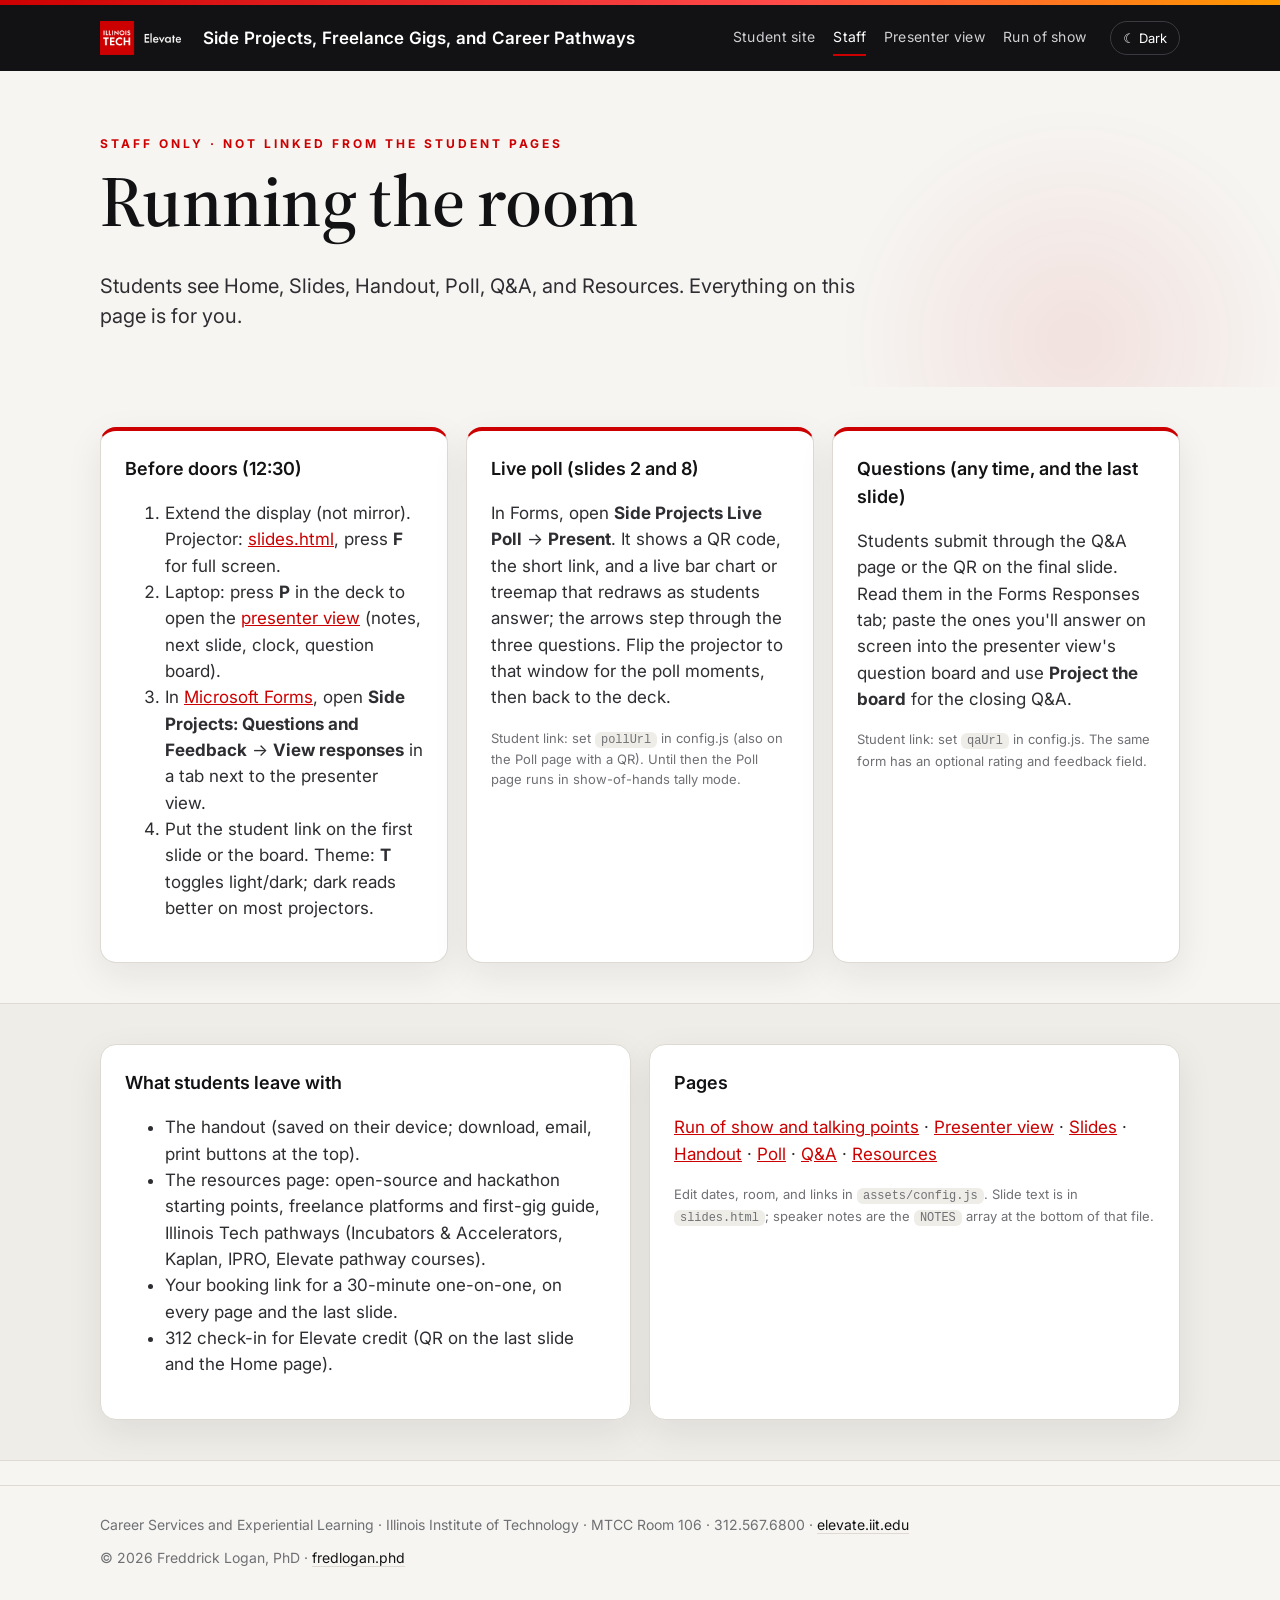
<file: staff.html>
<!doctype html>
<html lang="en">
<head>
<meta charset="utf-8">
<meta name="viewport" content="width=device-width,initial-scale=1">
<meta name="robots" content="noindex">
<title>Staff · Side Projects, Freelance Gigs, and Career Pathways</title>
<link rel="preconnect" href="https://fonts.googleapis.com">
<link href="https://fonts.googleapis.com/css2?family=Inter:wght@400;500;600;700&family=Source+Serif+4:opsz,wght@8..60,400;8..60,600;8..60,700&display=swap" rel="stylesheet">
<link rel="stylesheet" href="assets/site.css">
</head>
<body>
<div class="redbar"></div>
<header class="topbar"><div class="wrap">
  <a class="brand" href="index.html"><img src="assets/elevate-logo-dark.png" alt="Illinois Tech Elevate"> Side Projects, Freelance Gigs, and Career Pathways</a>
  <nav><a href="index.html">Student site</a><a class="active" href="staff.html">Staff</a><a href="presenter.html">Presenter view</a><a href="facilitator.html">Run of show</a></nav>
</div></header>

<section class="hero"><div class="wrap">
  <div class="eyebrow reveal">Staff only · not linked from the student pages</div>
  <h1 class="reveal">Running the room</h1>
  <p class="lead reveal">Students see Home, Slides, Handout, Poll, Q&amp;A, and Resources. Everything on this page is for you.</p>
</div></section>

<section class="section"><div class="wrap grid c3">
  <div class="card accent"><h3>Before doors (12:30)</h3>
    <ol>
      <li>Extend the display (not mirror). Projector: <a href="slides.html">slides.html</a>, press <b>F</b> for full screen.</li>
      <li>Laptop: press <b>P</b> in the deck to open the <a href="presenter.html">presenter view</a> (notes, next slide, clock, question board).</li>
      <li>In <a href="https://forms.cloud.microsoft/" target="_blank">Microsoft Forms</a>, open <b>Side Projects: Questions and Feedback</b> → <b>View responses</b> in a tab next to the presenter view.</li>
      <li>Put the student link on the first slide or the board. Theme: <b>T</b> toggles light/dark; dark reads better on most projectors.</li>
    </ol>
  </div>
  <div class="card accent"><h3>Live poll (slides 2 and 8)</h3>
    <p>In Forms, open <b>Side Projects Live Poll</b> → <b>Present</b>. It shows a QR code, the short link, and a live bar chart or treemap that redraws as students answer; the arrows step through the three questions. Flip the projector to that window for the poll moments, then back to the deck.</p>
    <p class="hint" id="pollHint">Student link: set <code>pollUrl</code> in config.js (also on the Poll page with a QR). Until then the Poll page runs in show-of-hands tally mode.</p>
  </div>
  <div class="card accent"><h3>Questions (any time, and the last slide)</h3>
    <p>Students submit through the Q&amp;A page or the QR on the final slide. Read them in the Forms Responses tab; paste the ones you'll answer on screen into the presenter view's question board and use <b>Project the board</b> for the closing Q&amp;A.</p>
    <p class="hint" id="qaHint">Student link: set <code>qaUrl</code> in config.js. The same form has an optional rating and feedback field.</p>
  </div>
</div></section>

<section class="section alt"><div class="wrap grid c2">
  <div class="card"><h3>What students leave with</h3>
    <ul>
      <li>The handout (saved on their device; download, email, print buttons at the top).</li>
      <li>The resources page: open-source and hackathon starting points, freelance platforms and first-gig guide, Illinois Tech pathways (Incubators &amp; Accelerators, Kaplan, IPRO, Elevate pathway courses).</li>
      <li>Your booking link for a 30-minute one-on-one, on every page and the last slide.</li>
      <li>312 check-in for Elevate credit (QR on the last slide and the Home page).</li>
    </ul>
  </div>
  <div class="card"><h3>Pages</h3>
    <p><a href="facilitator.html">Run of show and talking points</a> · <a href="presenter.html">Presenter view</a> · <a href="slides.html">Slides</a> · <a href="handout.html">Handout</a> · <a href="poll.html">Poll</a> · <a href="qa.html">Q&amp;A</a> · <a href="resources.html">Resources</a></p>
    <p class="hint">Edit dates, room, and links in <code>assets/config.js</code>. Slide text is in <code>slides.html</code>; speaker notes are the <code>NOTES</code> array at the bottom of that file.</p>
  </div>
</div></section>

<footer class="footer"><div class="wrap">
  <div>Career Services and Experiential Learning · Illinois Institute of Technology · MTCC Room 106 · 312.567.6800 · <a href="https://elevate.iit.edu">elevate.iit.edu</a></div>
  <div>© <span data-year></span> Freddrick Logan, PhD · <a href="https://fredlogan.phd">fredlogan.phd</a></div>
</div></footer>
<script src="assets/config.js"></script>
<script src="assets/site.js"></script>
</body>
</html>
</file>
<file: assets/site.css>
/* Elevate Portfolio Development Workshop — shared styles.
   Illinois Tech palette (Red #CC0000, Gray #76777B, Black, Orange #FF9900).
   Themes: html[data-theme="light"] / html[data-theme="dark"]; follows the system when unset. */
:root{
  --red:#CC0000; --deep:#8C0000; --orange:#FF9900; --gray:#76777B;
  --radius:16px;
  --sans:'Inter',system-ui,-apple-system,"Segoe UI",Roboto,Arial,sans-serif;
  --serif:'Source Serif 4','Source Serif Pro',Georgia,'Times New Roman',serif;
  --font:var(--sans);
  --ease:cubic-bezier(.2,.7,.2,1);
  /* light */
  --bg:#F6F5F2; --surface:#FFFFFF; --surface-2:#EFEDE8; --ink:#121214; --body:#2E2D31; --muted:#6F7074;
  --line:#DEDAD3; --accent:#CC0000; --accent-soft:rgba(204,0,0,.08); --on-accent:#fff;
  --shadow:0 12px 36px rgba(20,20,30,.08); --glow:0 0 0 1px rgba(0,0,0,.04);
  --topbar:#121214; --topbar-ink:#fff;
}
@media (prefers-color-scheme: dark){
  :root:not([data-theme="light"]){
    --bg:#0E0E11; --surface:#17171B; --surface-2:#1F1F24; --ink:#F4F2EC; --body:#D6D3CB; --muted:#9A9A9F;
    --line:#2B2B31; --accent:#FF4A4A; --accent-soft:rgba(255,74,74,.12); --on-accent:#fff;
    --shadow:0 16px 44px rgba(0,0,0,.45); --glow:0 0 0 1px rgba(255,255,255,.04);
    --topbar:#0A0A0C; --topbar-ink:#fff;
  }
}
:root[data-theme="dark"]{
  --bg:#0E0E11; --surface:#17171B; --surface-2:#1F1F24; --ink:#F4F2EC; --body:#D6D3CB; --muted:#9A9A9F;
  --line:#2B2B31; --accent:#FF4A4A; --accent-soft:rgba(255,74,74,.12); --on-accent:#fff;
  --shadow:0 16px 44px rgba(0,0,0,.45); --glow:0 0 0 1px rgba(255,255,255,.04);
  --topbar:#0A0A0C; --topbar-ink:#fff;
}
*{box-sizing:border-box}
html,body{margin:0;padding:0}
body{font-family:var(--sans);color:var(--body);background:var(--bg);line-height:1.55;-webkit-font-smoothing:antialiased;font-size:17px;transition:background .3s,color .3s}
a{color:var(--accent)}
img{max-width:100%;height:auto}
.wrap{max-width:1120px;margin:0 auto;padding:0 20px}
.topbar{background:var(--topbar);color:var(--topbar-ink);position:sticky;top:0;z-index:50}
.topbar .wrap{display:flex;align-items:center;justify-content:space-between;gap:16px;height:66px}
.topbar .brand{display:flex;align-items:center;gap:12px;color:#fff;text-decoration:none;font-weight:600;letter-spacing:.2px}
.topbar .brand img{height:34px;width:auto}
.topbar nav{display:flex;align-items:center;flex-wrap:wrap;gap:2px 18px}
.topbar nav a{color:#cfcfd4;text-decoration:none;font-size:14px;letter-spacing:.3px;padding:6px 0;border-bottom:2px solid transparent}
.topbar nav a.active,.topbar nav a:hover{color:#fff;border-bottom-color:var(--red)}
.theme-btn{background:transparent;color:#fff;border:1px solid #3a3a40;border-radius:999px;padding:6px 12px;font:inherit;font-size:13px;cursor:pointer;margin-left:6px}
.theme-btn:hover{border-color:#777}
.redbar{height:5px;background:linear-gradient(90deg,var(--red),#FF4A4A 60%,var(--orange))}
.hero{padding:64px 0 36px;position:relative;overflow:hidden}
.hero .wrap{position:relative;z-index:1}
.hero::before{content:"";position:absolute;inset:-20% -10% auto auto;width:52vw;height:52vw;max-width:720px;max-height:720px;border-radius:50%;
  background:radial-gradient(closest-side,var(--accent-soft),transparent 70%);filter:blur(10px);pointer-events:none;animation:drift 18s ease-in-out infinite alternate}
.eyebrow{font-size:12px;letter-spacing:3px;text-transform:uppercase;color:var(--accent);font-weight:700}
h1{font-family:var(--serif);font-weight:600;font-size:clamp(38px,6.4vw,72px);line-height:1.02;letter-spacing:-.01em;margin:10px 0 14px;color:var(--ink)}
h2{font-family:var(--serif);font-weight:600;font-size:clamp(26px,3.4vw,38px);line-height:1.1;color:var(--ink);margin:0 0 12px}
h3{font-size:18px;margin:0 0 6px;color:var(--ink);font-weight:600}
.lead{font-size:20px;color:var(--body);max-width:62ch;line-height:1.5}
.meta{display:flex;flex-wrap:wrap;gap:10px 24px;margin:20px 0;font-weight:600;color:var(--ink)}
.meta span{display:inline-flex;align-items:center;gap:8px}
.event{display:grid;grid-template-columns:auto 1fr;gap:0 28px;align-items:stretch;margin:26px 0 22px;max-width:720px;border-top:1px solid var(--ink);border-bottom:1px solid var(--line);padding:18px 0}
.event-date{display:flex;align-items:center;gap:12px;padding-right:28px;border-right:1px solid var(--line)}
.event-date .d{font-family:var(--serif);font-weight:600;font-size:clamp(56px,7vw,84px);line-height:.9;color:var(--accent);letter-spacing:-.03em}
.event-date .m{font-size:13px;letter-spacing:2.5px;text-transform:uppercase;color:var(--ink);font-weight:600;line-height:1.3}
.event-rows{display:grid;grid-template-columns:repeat(auto-fit,minmax(160px,1fr));gap:12px 22px;align-content:center}
.event-rows div{display:flex;flex-direction:column;gap:2px}
.event-rows .k{font-size:11px;letter-spacing:2.5px;text-transform:uppercase;color:var(--muted);font-weight:600}
.event-rows b{font-size:17px;color:var(--ink);font-weight:600}
.event-rows small{font-size:13px;color:var(--muted)}
@media (max-width:600px){.event{grid-template-columns:1fr;gap:14px}.event-date{border-right:0;border-bottom:1px solid var(--line);padding:0 0 12px}}
.btn{display:inline-block;background:var(--red);color:#fff;text-decoration:none;font-weight:600;padding:14px 22px;border-radius:12px;border:0;cursor:pointer;font-size:16px;transition:transform .15s var(--ease),background .15s}
.btn:hover{background:var(--deep);transform:translateY(-1px)}
.btn.ghost{background:transparent;color:var(--ink);border:1.5px solid var(--ink)}
.btn.ghost:hover{background:var(--ink);color:var(--bg)}
.btn.small{padding:8px 14px;font-size:14px;border-radius:9px}
.grid{display:grid;gap:18px}
.grid.c3{grid-template-columns:repeat(auto-fit,minmax(260px,1fr))}
.grid.c2{grid-template-columns:repeat(auto-fit,minmax(300px,1fr))}
.card{background:var(--surface);border:1px solid var(--line);border-radius:var(--radius);padding:24px;box-shadow:var(--shadow);transition:transform .25s var(--ease),box-shadow .25s}
.card:hover{transform:translateY(-2px)}
.card.accent{border-top:4px solid var(--red)}
.card .num{font-family:var(--serif);font-size:44px;color:var(--accent);line-height:1}
.section{padding:40px 0}
.section.alt{background:var(--surface-2);border-top:1px solid var(--line);border-bottom:1px solid var(--line)}
.callout{background:var(--ink);color:var(--bg);border-radius:var(--radius);padding:22px 26px}
.callout strong,.callout code{color:inherit}
.pill{display:inline-block;background:var(--accent-soft);color:var(--accent);font-size:12px;font-weight:700;letter-spacing:1px;text-transform:uppercase;padding:4px 10px;border-radius:999px}
label{display:block;font-weight:600;color:var(--ink);margin:12px 0 6px}
input[type=text],textarea,select{width:100%;font:inherit;padding:12px 14px;border:1.5px solid var(--line);border-radius:10px;background:var(--surface);color:var(--ink)}
textarea{min-height:90px;resize:vertical}
input:focus,textarea:focus,select:focus{outline:2px solid var(--accent);border-color:var(--accent)}
.hint{font-size:13px;color:var(--muted)}
.preview{background:var(--surface-2);border:1px dashed var(--line);border-radius:10px;padding:16px;white-space:pre-wrap;color:var(--ink)}
.check{display:flex;align-items:flex-start;gap:12px;padding:10px 0;border-bottom:1px solid var(--line)}
.check input{width:22px;height:22px;margin-top:3px;accent-color:var(--red)}
.check label{margin:0}
.check.done label{text-decoration:line-through;color:var(--muted)}
.footer{padding:28px 0 44px;color:var(--muted);font-size:14px;border-top:1px solid var(--line);margin-top:24px}
.footer a{color:var(--ink);text-decoration:none;border-bottom:1px solid var(--line)}
.footer a:hover{border-bottom-color:var(--accent)}
.footer .wrap{display:flex;flex-wrap:wrap;justify-content:space-between;gap:12px;align-items:center}
.qr{display:flex;gap:18px;align-items:center}
.qr img{width:140px;height:140px;border:4px solid #fff;box-shadow:var(--shadow);border-radius:8px;background:#fff}
.bar{height:14px;background:var(--surface-2);border-radius:7px;overflow:hidden}
.bar i{display:block;height:100%;background:var(--accent);width:0;transition:width .4s var(--ease)}
.vote{display:flex;flex-wrap:wrap;gap:10px}
.vote button{background:var(--surface);color:var(--ink);border:1.5px solid var(--ink);border-radius:10px;padding:10px 14px;font:inherit;font-weight:600;cursor:pointer;transition:all .15s}
.vote button:hover{background:var(--ink);color:var(--bg)}
.toast{position:fixed;bottom:20px;left:50%;transform:translateX(-50%);background:var(--ink);color:var(--bg);padding:10px 16px;border-radius:10px;opacity:0;transition:opacity .2s;pointer-events:none;z-index:99}
.toast.show{opacity:1}
table{width:100%;border-collapse:collapse;background:var(--surface);color:var(--body)}
th,td{text-align:left;padding:10px 12px;border-bottom:1px solid var(--line);vertical-align:top}
th{background:var(--ink);color:var(--bg);font-weight:600}
.tabs{display:flex;flex-wrap:wrap;gap:8px;margin-bottom:12px}
.tabs button{font:inherit;font-weight:600;padding:8px 14px;border-radius:999px;border:1.5px solid var(--line);background:var(--surface);color:var(--ink);cursor:pointer}
.tabs button.on{background:var(--red);color:#fff;border-color:var(--red)}
code{font-family:ui-monospace,SFMono-Regular,Menlo,monospace;font-size:.92em;background:var(--surface-2);padding:1px 6px;border-radius:6px}
/* motion */
.reveal{opacity:0;transform:translateY(14px);animation:rise .7s var(--ease) forwards}
.reveal:nth-child(2){animation-delay:.08s}.reveal:nth-child(3){animation-delay:.16s}.reveal:nth-child(4){animation-delay:.24s}.reveal:nth-child(5){animation-delay:.32s}.reveal:nth-child(6){animation-delay:.4s}
@keyframes rise{to{opacity:1;transform:none}}
@keyframes drift{from{transform:translate(0,0)}to{transform:translate(-6%,8%)}}
@media (prefers-reduced-motion: reduce){.reveal{animation:none;opacity:1;transform:none}.hero::before{animation:none}.card:hover{transform:none}}
@media (max-width:700px){.topbar .wrap{height:auto;padding:10px 20px;flex-wrap:wrap}.hero{padding:40px 0 24px}body{font-size:16px}}
@media print{
  .topbar,.redbar,.noprint,.footer,.theme-btn{display:none!important}
  body{background:#fff;color:#000}
  .card{box-shadow:none;break-inside:avoid}
  input[type=text],textarea{border:1px solid #999}
  .section{padding:14px 0}
}
/* Writing formulas: shown wherever students are asked to write something */
.formula{border:1.5px dashed var(--line);border-left:4px solid var(--red);border-radius:10px;padding:10px 14px;margin:8px 0 12px;background:var(--surface);font-size:15px;line-height:1.6;color:var(--ink)}
.formula .fx{display:block;font-size:10px;letter-spacing:2px;text-transform:uppercase;color:var(--accent);font-weight:700;margin-bottom:2px}
.formula .b,.hint .b{display:inline-block;padding:0 6px;border-radius:5px;background:var(--surface-2);color:var(--muted);font-weight:600;font-size:.92em;line-height:1.5}
.formula .eg{display:block;margin-top:4px;color:var(--muted);font-size:.92em}
.formula ol{margin:2px 0 0;padding-left:20px}
.fill{background:transparent;border:1px solid var(--line);color:var(--accent);font:inherit;font-size:13px;font-weight:600;border-radius:999px;padding:3px 10px;cursor:pointer;margin:6px 0 0}
.fill:hover{border-color:var(--accent)}
.wc{font-size:13px;font-weight:600;color:var(--muted);font-variant-numeric:tabular-nums}
.wc.ok{color:var(--ink)}.wc.over{color:var(--accent)}
@media print{.fill{display:none}.formula{border-style:solid}}

/* Sessions, past-session list, and check-in placeholder (dates come from assets/config.js) */
[hidden]{display:none!important}
.event-date .d.tbd{font-size:clamp(34px,4.5vw,52px);letter-spacing:0}
.past-list{list-style:none;padding:0;margin:12px 0 0;max-width:720px}
.past-list li{padding:10px 0;border-bottom:1px solid var(--line);color:var(--body)}
.checkin-wait{font-weight:600;margin:0}
.check input{flex:0 0 22px}

/* Branded QR cards: white card, thin scarlet border, scarlet label; the code itself stays scannable in both themes */
.qrcard{display:inline-flex;flex-direction:column;align-items:center;gap:6px;background:#fff;border:2px solid #C8102E;border-radius:16px;padding:14px 16px 12px;color:#111;text-align:center;box-shadow:var(--shadow);max-width:100%;vertical-align:top}
.qrcard img,.qr .qrcard img{display:block;width:var(--qr,220px);max-width:100%;height:auto;border:0;box-shadow:none;background:#fff;padding:0;border-radius:0}
.qrcard .lbl{font-weight:700;color:#C8102E;font-size:clamp(15px,1.3vw,19px);line-height:1.2;letter-spacing:.2px}
.qrcard .sub{font-size:12px;line-height:1.3;color:#555;max-width:30ch;word-break:break-word}
.qrcard .sub a{color:#555}
.qr{align-items:flex-start;flex-wrap:wrap}
.qr .qrcard{flex:0 0 auto}
.slide .qrcard .lbl{font-size:clamp(16px,min(1.5vw,2.6vh),22px)}
.slide .qrcard .sub{font-size:clamp(11px,1.6vh,13px)}
@media (max-height:760px){.slide .qrcard{padding:10px 12px 8px;gap:4px}}

/* Homepage epigraph: serif italic quote, thin scarlet rule, small-caps attribution in Illinois Tech gray; brand colors only */
.epigraph{padding:4px 0 30px}
.epigraph figure{margin:0;max-width:60ch;padding:4px 0 4px 20px;border-left:3px solid #CC0000}
.epigraph blockquote{margin:0;font-family:var(--serif);font-style:italic;font-weight:400;font-size:clamp(18px,1.6vw,23px);line-height:1.45;color:var(--ink)}
.epigraph figcaption{margin-top:8px;font-family:var(--serif);font-variant:small-caps;font-size:15px;letter-spacing:.5px;line-height:1.4;color:#76777B}
.epigraph figcaption cite{font-style:italic}
:root[data-theme="dark"] .epigraph figcaption{color:#A5A6AA}
@media (prefers-color-scheme: dark){:root:not([data-theme="light"]) .epigraph figcaption{color:#A5A6AA}}
@media (max-width:480px){.epigraph figure{padding-left:14px}.epigraph blockquote{font-size:17px}.epigraph figcaption{font-size:14px}}

/* Hero: faint Chicago photo under a theme-colour overlay; check-in card in the hero; goals full width; small check-in above the footer */
.hero-bg{position:absolute;inset:0;z-index:0;overflow:hidden}
.hero-bg::before{content:"";position:absolute;inset:0;background:url(hero-chicago.webp) center/cover no-repeat;filter:grayscale(.9) contrast(.4) brightness(1.25)}
.hero-bg::after{content:"";position:absolute;inset:0;background:var(--bg);opacity:.88}
.hero{--muted:#5A5B5F}
:root[data-theme="dark"] .hero-bg::before{filter:grayscale(.9) brightness(.8)}
:root[data-theme="dark"] .hero{--muted:#A3A4A8}
@media (prefers-color-scheme: dark){:root:not([data-theme="light"]) .hero-bg::before{filter:grayscale(.9) brightness(.8)}:root:not([data-theme="light"]) .hero{--muted:#A3A4A8}}
.hero .wrap{display:grid;grid-template-columns:minmax(0,1fr) 260px;column-gap:48px;align-items:start}
.hero .wrap>*{grid-column:1;min-width:0}
.hero .hero-checkin{grid-column:2;grid-row:1/span 6;align-self:center;justify-self:end;width:260px;margin:0}
.hero-checkin .qrcard{width:100%;--qr:220px;padding:14px 14px 12px}
.hero-checkin .qrcard .sub{max-width:none}
.hero-checkin .checkin-wait{background:#fff;border:2px solid #C8102E;border-radius:16px;padding:14px;color:#111;text-align:center}
@media (max-width:1023px){.hero .wrap{display:block}.hero .hero-checkin{display:block;width:100%;max-width:320px;margin:16px 0 4px}.hero-checkin .qrcard{--qr:min(280px,100%);width:100%}}
.goals ol{columns:2;column-gap:36px;margin:8px 0 0;padding-left:22px}
.goals li{break-inside:avoid;margin:0 0 8px}
@media (max-width:760px){.goals ol{columns:1}}
.checkin-foot{padding:6px 0 26px}
.foot-checkin{display:flex;align-items:center;gap:18px;flex-wrap:wrap}
.foot-checkin .qrcard{padding:10px 12px 8px;gap:4px}
.foot-checkin .qrcard .lbl{font-size:14px}
.foot-checkin p{margin:0;font-weight:600;color:var(--ink);font-size:17px}
.foot-checkin .checkin-wait{margin:0}

/* Careers & Elevate Hub resource lists */
.hublist{list-style:none;margin:6px 0 0;padding:0}
.hublist li{padding:7px 0;border-bottom:1px solid var(--line);line-height:1.4}
.hublist li:last-child{border-bottom:0}
.hublist a{font-weight:600}
.hublist .why{display:block;font-size:13px;color:var(--muted)}
.hint.hub a{white-space:nowrap}
</file>
